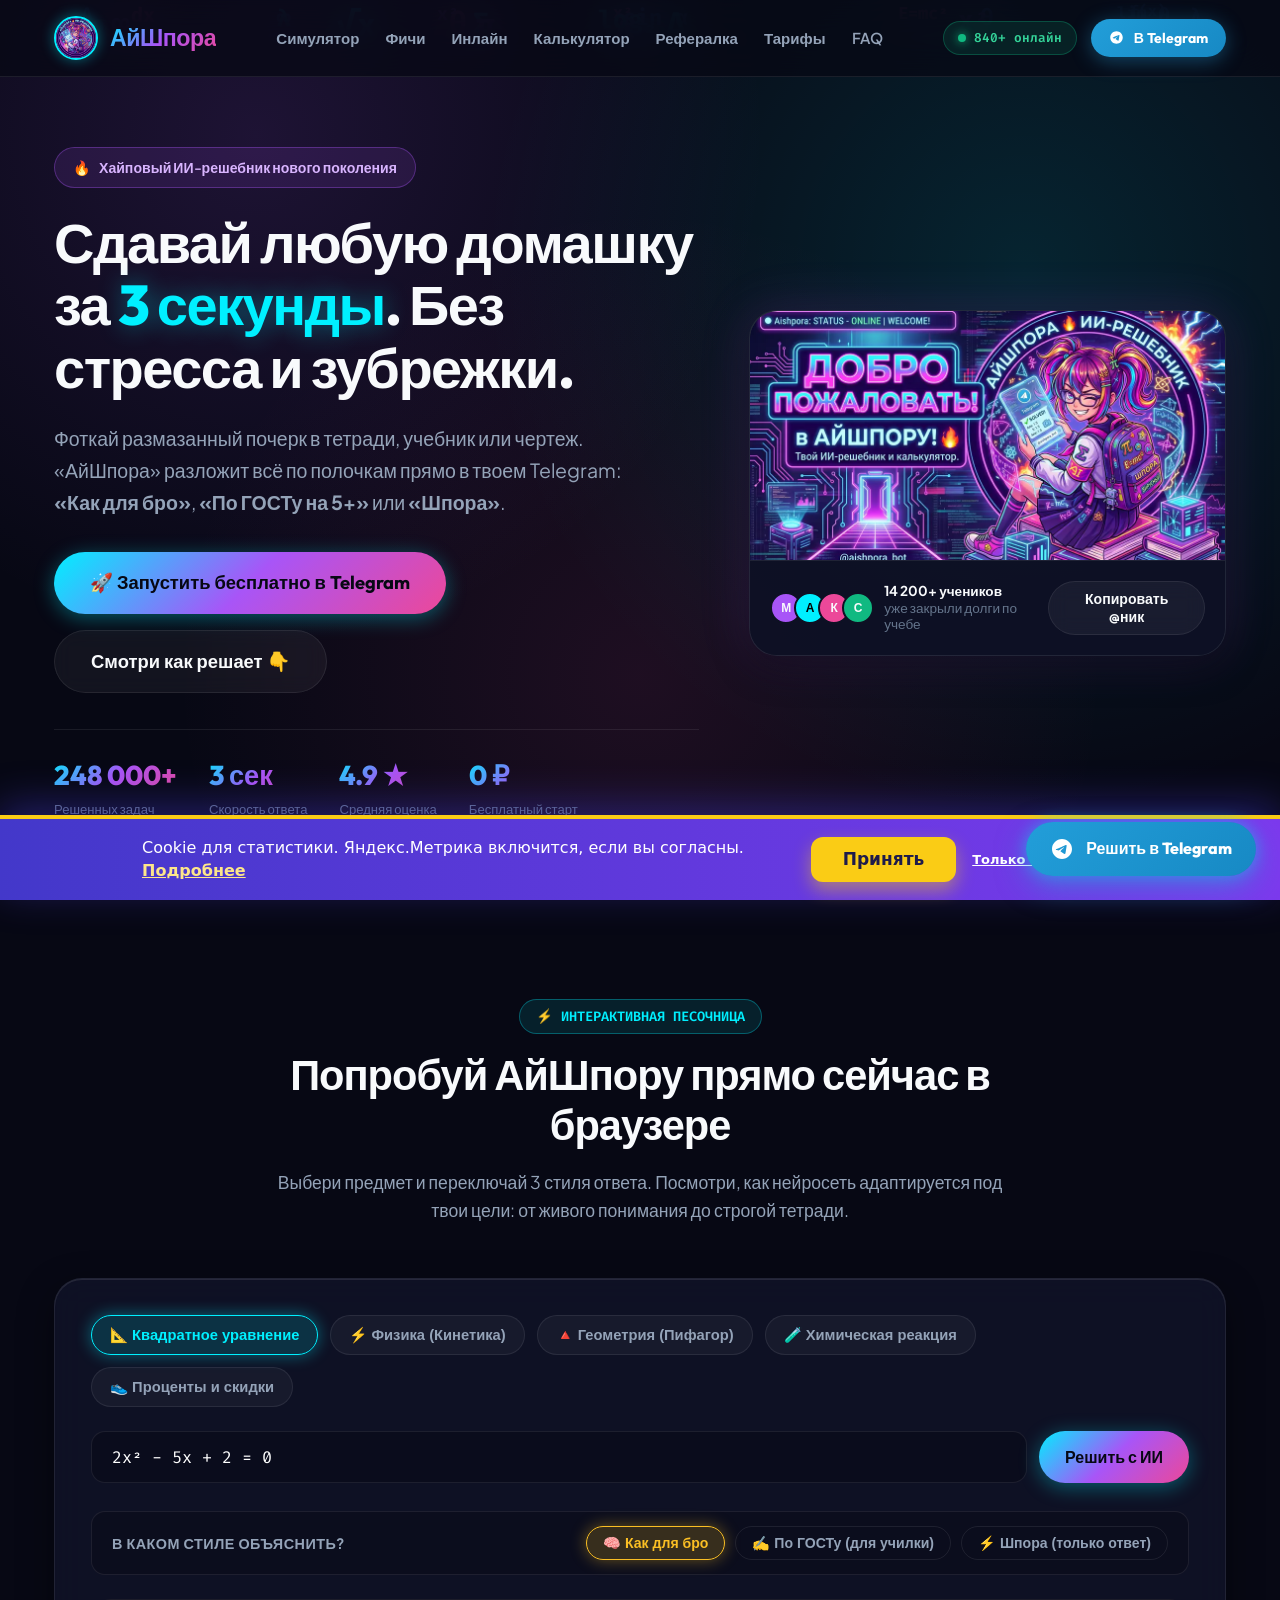
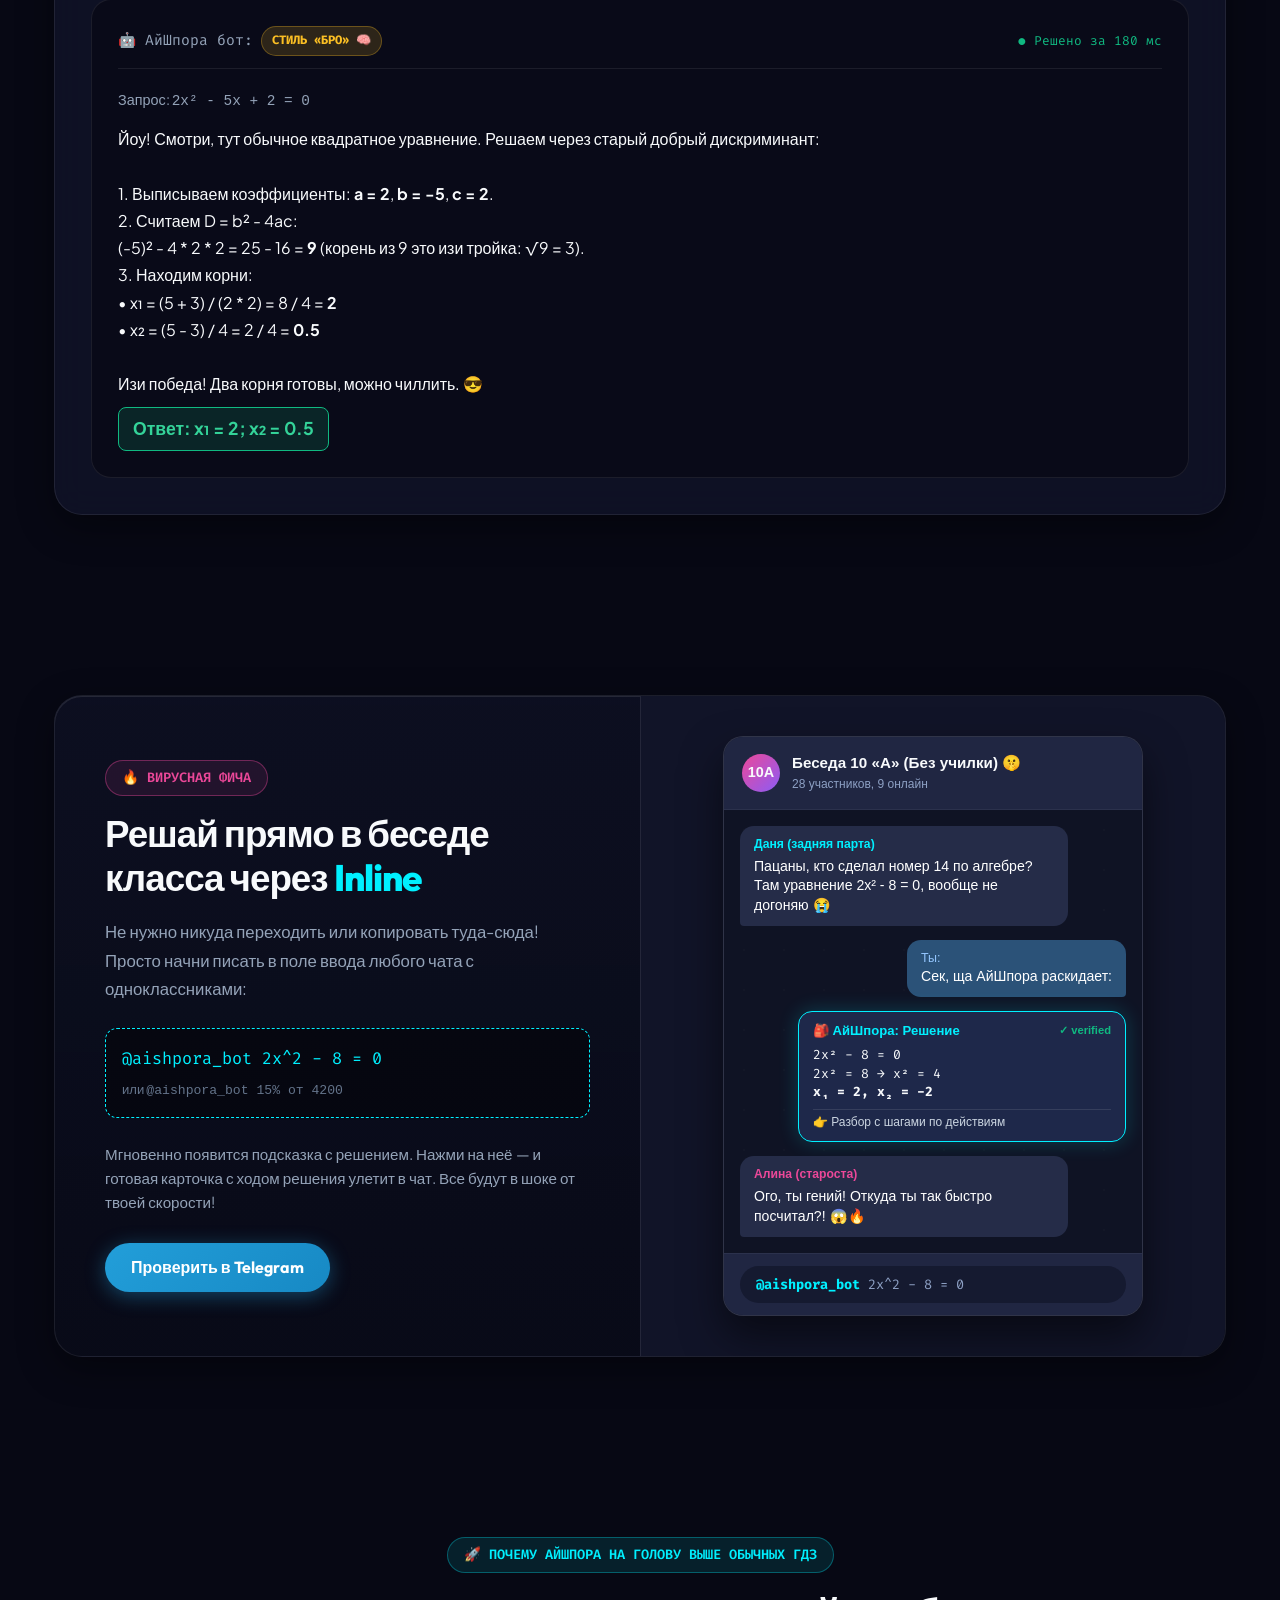
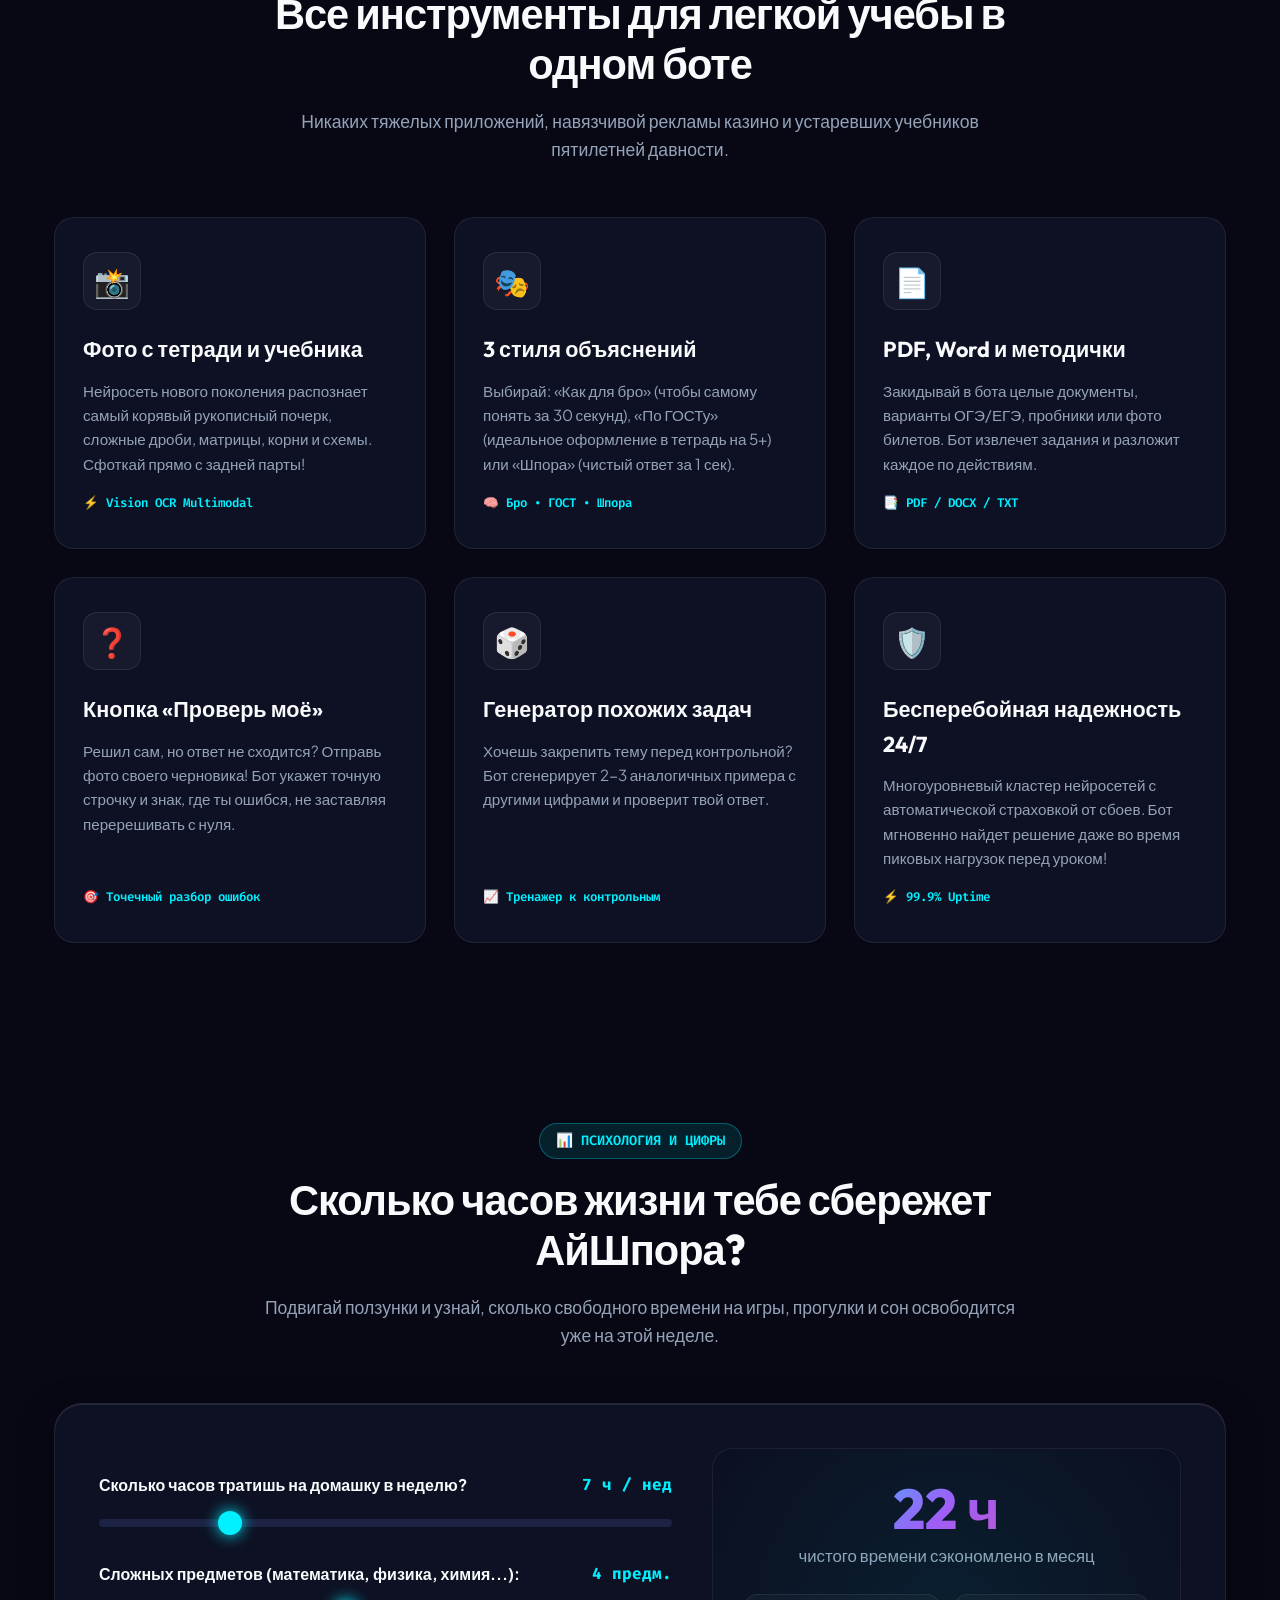
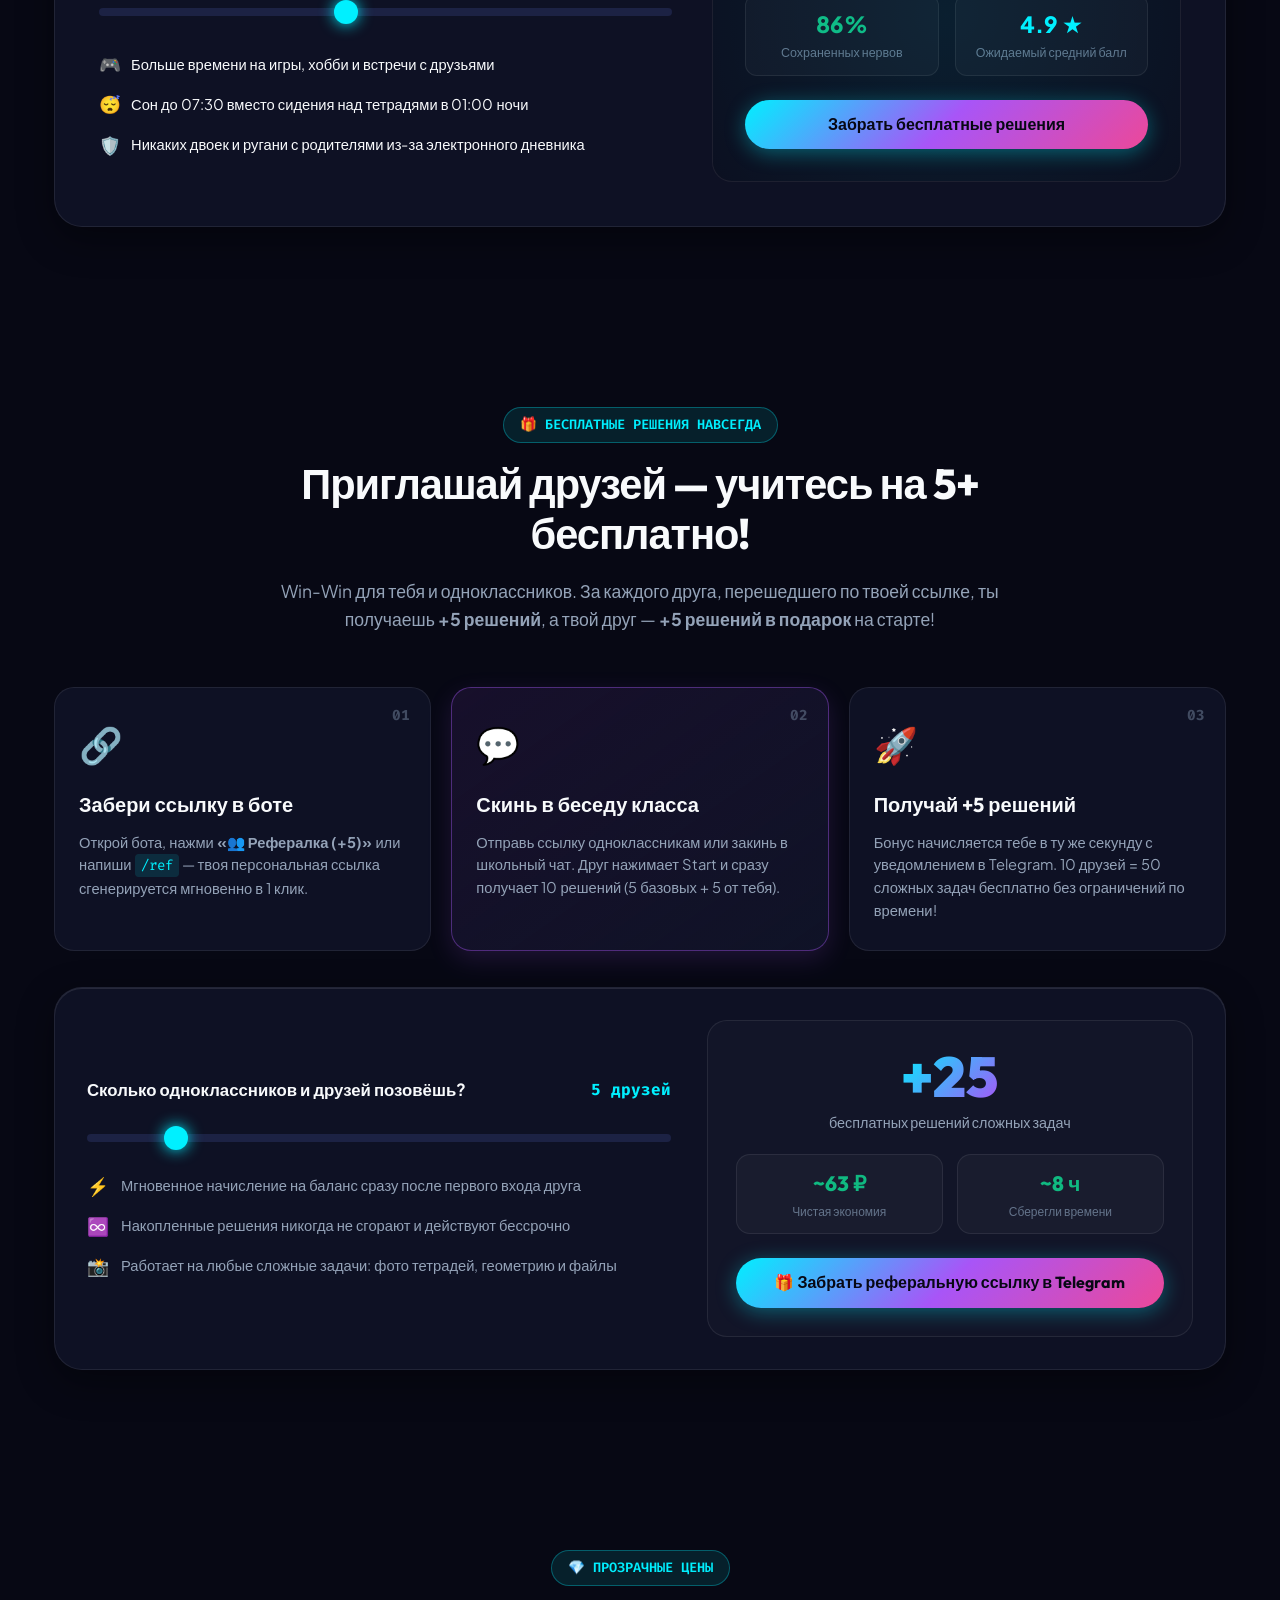
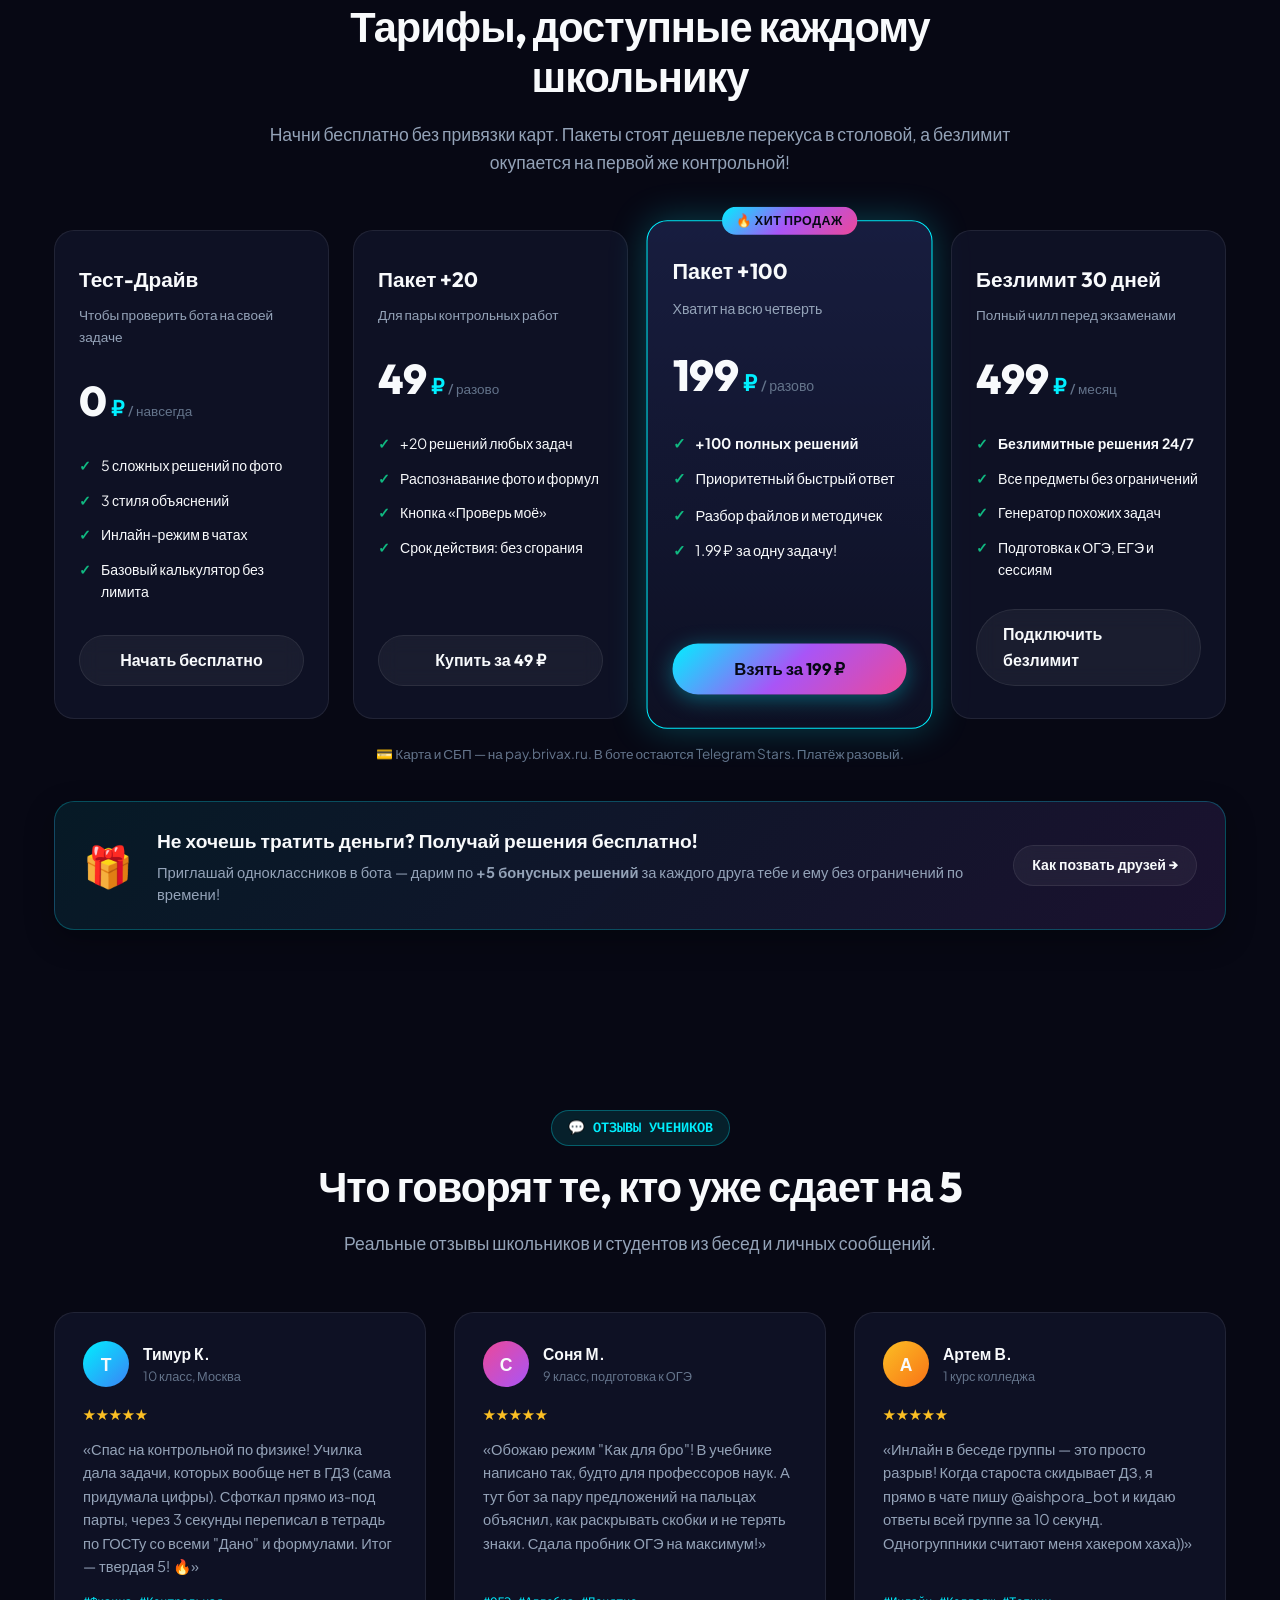
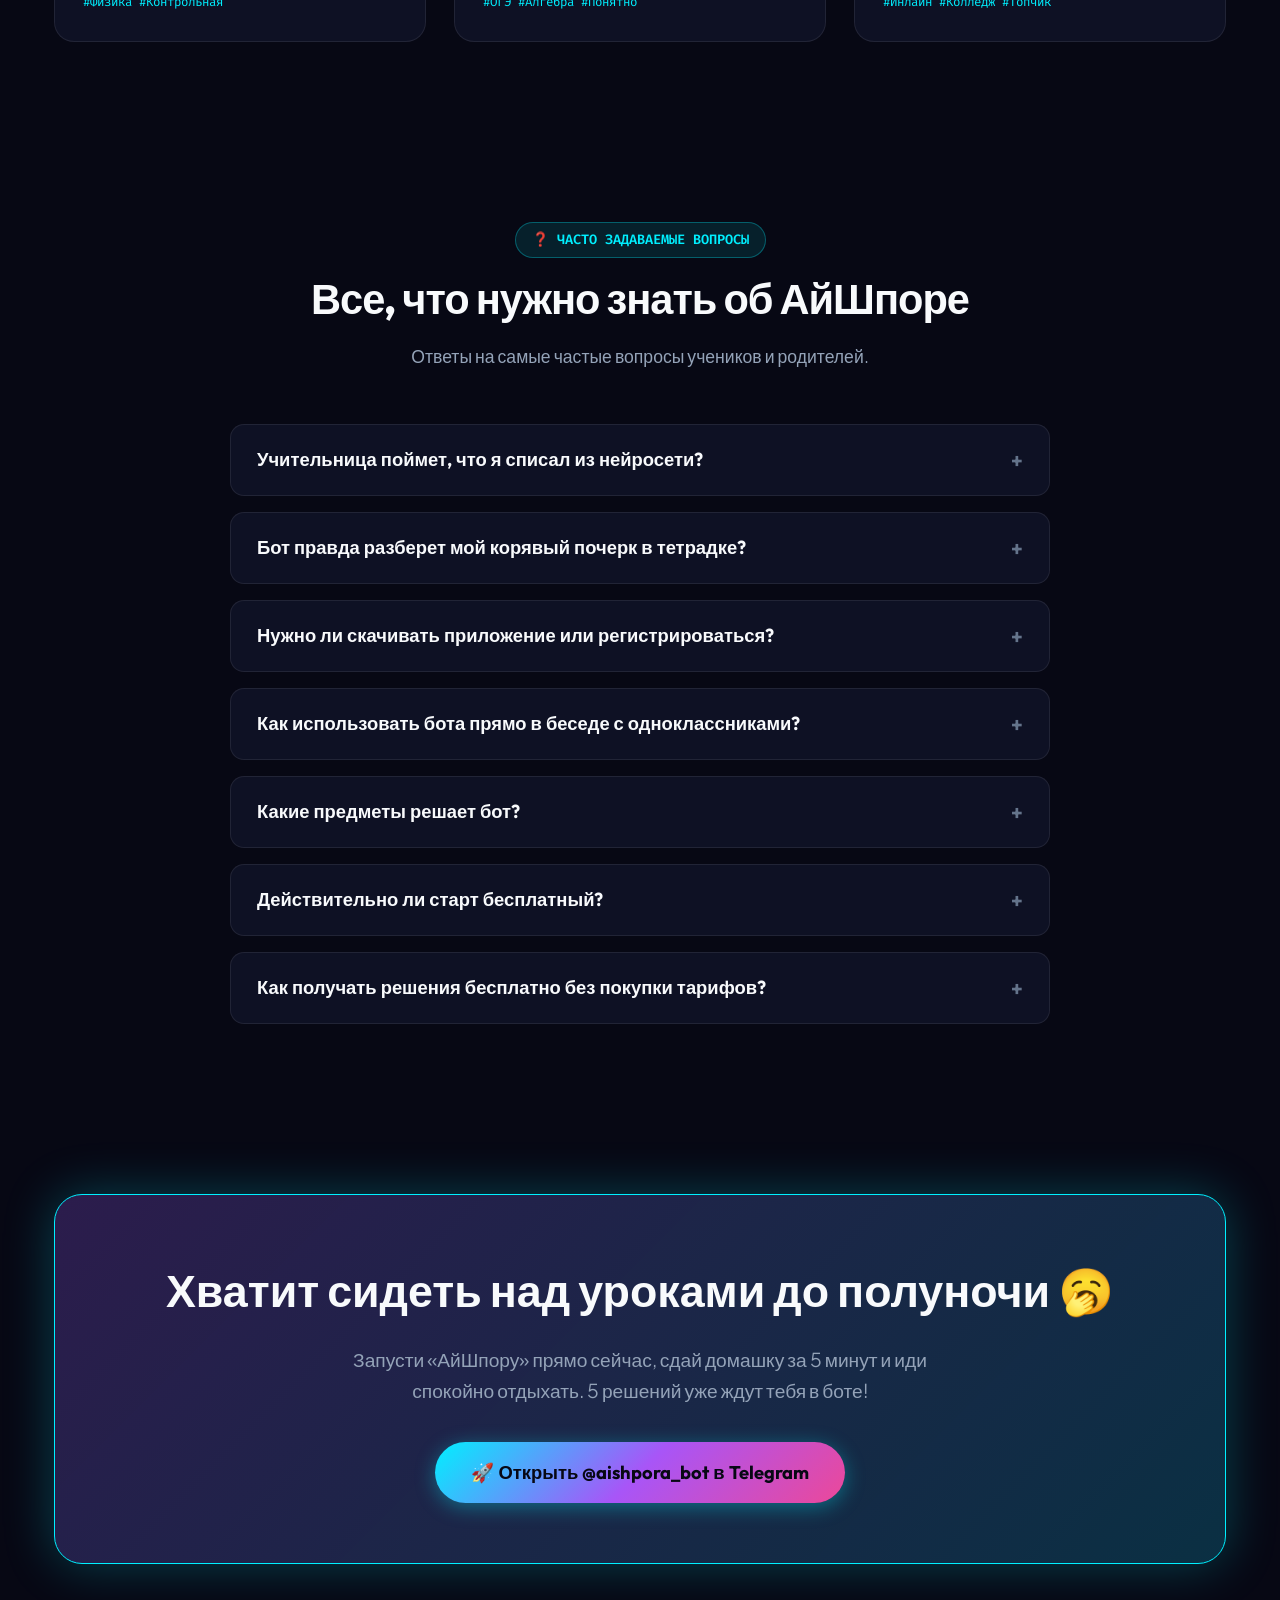
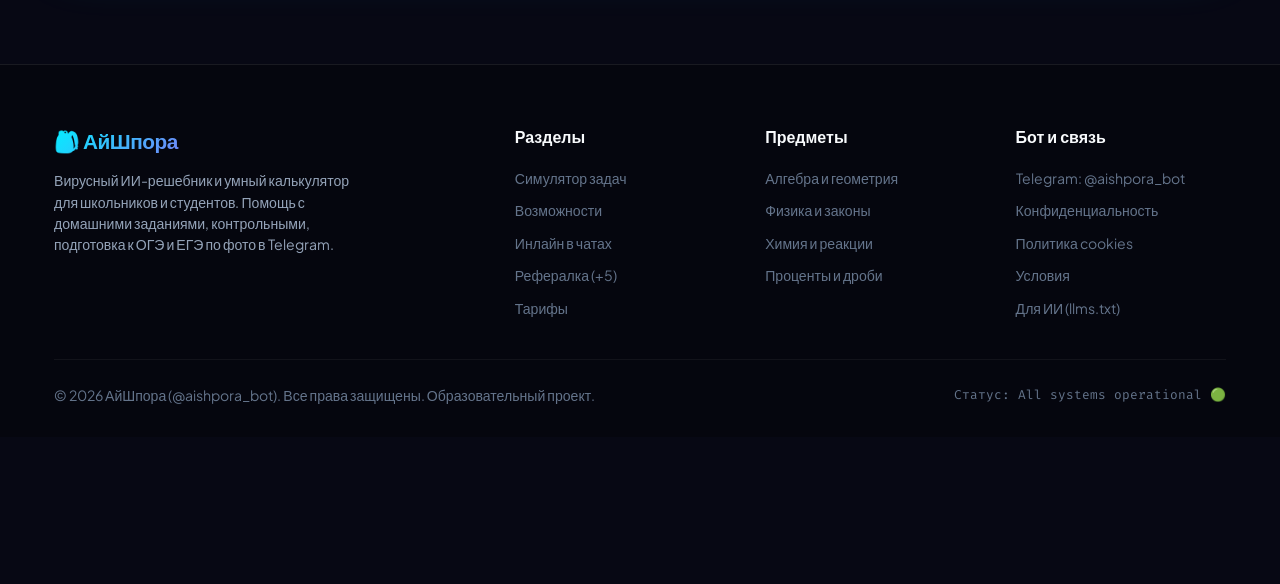
<file: index.html>
<!DOCTYPE html>
<html lang="ru">
<head>
  <meta charset="UTF-8">
  <meta name="viewport" content="width=device-width, initial-scale=1.0, maximum-scale=5.0">
  <title>АйШпора — ИИ-решебник в Telegram</title>
  
  <!-- SEO Meta Tags -->
  <meta name="description" content="Telegram-бот решает алгебру, физику и химию по фото тетради. Три стиля ответа, инлайн в чате, 5 решений бесплатно.">
  <meta name="author" content="АйШпора">
  <meta name="robots" content="index, follow, max-image-preview:large, max-snippet:-1, max-video-preview:-1">
  <link rel="canonical" href="https://aishpora.dontseekme.ru/">
  <meta name="yandex-verification" content="66e7b3d858170aec">
  <link rel="preload" as="image" href="hero.webp" type="image/webp">

  <!-- OpenGraph / Social Meta Tags -->
  <meta property="og:type" content="website">
  <meta property="og:site_name" content="АйШпора">
  <meta property="og:title" content="АйШпора — ИИ-решебник в Telegram">
  <meta property="og:description" content="Telegram-бот решает алгебру, физику и химию по фото тетради. Три стиля ответа, инлайн в чате, 5 решений бесплатно.">
  <meta property="og:image" content="https://aishpora.dontseekme.ru/og-image.jpg">
  <meta property="og:image:width" content="1100">
  <meta property="og:image:height" content="578">
  <meta property="og:image:alt" content="АйШпора — ИИ-решебник в Telegram">
  <meta property="og:url" content="https://aishpora.dontseekme.ru/">
  <meta property="og:locale" content="ru_RU">

  <!-- Twitter Card -->
  <meta name="twitter:card" content="summary_large_image">
  <meta name="twitter:title" content="АйШпора — ИИ-решебник в Telegram">
  <meta name="twitter:description" content="Решение задач по фото в Telegram. 5 решений бесплатно.">
  <meta name="twitter:image" content="https://aishpora.dontseekme.ru/og-image.jpg">

  <!-- Favicon Package -->
  <link rel="icon" type="image/x-icon" href="favicon.ico">
  <link rel="icon" type="image/svg+xml" href="favicon.svg">
  <link rel="icon" type="image/png" sizes="16x16" href="favicon-16x16.png">
  <link rel="icon" type="image/png" sizes="32x32" href="favicon-32x32.png">
  <link rel="icon" type="image/png" sizes="48x48" href="favicon-48x48.png">
  <link rel="icon" type="image/png" sizes="64x64" href="favicon-64x64.png">
  <link rel="icon" type="image/png" sizes="128x128" href="favicon-128x128.png">
  <link rel="icon" type="image/png" sizes="256x256" href="favicon-256x256.png">
  <link rel="apple-touch-icon" sizes="192x192" href="android-chrome-192x192.png">
  <link rel="apple-touch-icon" sizes="512x512" href="android-chrome-512x512.png">
  <link rel="manifest" href="site.webmanifest">
  <meta name="theme-color" content="#070814">

  <!-- Google Fonts Preconnect -->
  <link rel="preconnect" href="https://fonts.googleapis.com">
  <link rel="preconnect" href="https://fonts.gstatic.com" crossorigin>
  <link href="https://fonts.googleapis.com/css2?family=Fira+Code:wght@400;600&family=Outfit:wght@500;700;800;900&family=Plus+Jakarta+Sans:wght@400;500;600;700&display=swap" rel="stylesheet">

  <!-- Main Stylesheet -->
  <link rel="stylesheet" href="style.css">

  <!-- Schema.org Structured Data (JSON-LD) for SEO & AI Crawlers -->
  <script type="application/ld+json">
  {
    "@context": "https://schema.org",
    "@graph": [
      {
        "@type": "Organization",
        "@id": "https://aishpora.dontseekme.ru/#organization",
        "name": "АйШпора",
        "alternateName": "@aishpora_bot",
        "url": "https://aishpora.dontseekme.ru/",
        "logo": {
          "@type": "ImageObject",
          "url": "https://aishpora.dontseekme.ru/logo.webp"
        },
        "sameAs": ["https://t.me/aishpora_bot"]
      },
      {
        "@type": "WebSite",
        "@id": "https://aishpora.dontseekme.ru/#website",
        "url": "https://aishpora.dontseekme.ru/",
        "name": "АйШпора",
        "inLanguage": "ru",
        "publisher": { "@id": "https://aishpora.dontseekme.ru/#organization" }
      },
      {
        "@type": "SoftwareApplication",
        "@id": "https://aishpora.dontseekme.ru/#app",
        "name": "АйШпора (AI Shpora)",
        "alternateName": "@aishpora_bot",
        "applicationCategory": "EducationalApplication",
        "operatingSystem": "Telegram",
        "url": "https://t.me/aishpora_bot",
        "image": "https://aishpora.dontseekme.ru/og-image.jpg",
        "description": "ИИ-решебник и калькулятор в Telegram: решение математики, физики, химии и геометрии по фото и в инлайн-режиме.",
        "publisher": { "@id": "https://aishpora.dontseekme.ru/#organization" },
        "offers": {
          "@type": "AggregateOffer",
          "lowPrice": "0",
          "highPrice": "499",
          "priceCurrency": "RUB",
          "offerCount": "4",
          "description": "Бесплатный старт и пакеты решений. Реферальная программа: +5 решений за приглашение."
        }
      },
      {
        "@type": "FAQPage",
        "@id": "https://aishpora.dontseekme.ru/#faq",
        "mainEntity": [
          {
            "@type": "Question",
            "name": "Бот действительно распознает неразборчивый почерк в тетради?",
            "acceptedAnswer": {
              "@type": "Answer",
              "text": "АйШпора распознаёт рукописный текст в тетради, формулы и чертежи по фото. Лучше работает, если текст не перекрыт пальцем и нет сильного блика."
            }
          },
          {
            "@type": "Question",
            "name": "Как работает инлайн-режим в групповом чате?",
            "acceptedAnswer": {
              "@type": "Answer",
              "text": "В любом чате Telegram начните писать @aishpora_bot и через пробел введите уравнение. Появится подсказка с решением — нажмите, чтобы отправить карточку в беседу."
            }
          },
          {
            "@type": "Question",
            "name": "Какие предметы поддерживает бот?",
            "acceptedAnswer": {
              "@type": "Answer",
              "text": "Математика, алгебра, геометрия, физика, химия, высшая математика (производные, интегралы, пределы), проценты и пропорции."
            }
          },
          {
            "@type": "Question",
            "name": "Сколько стоит использование АйШпоры?",
            "acceptedAnswer": {
              "@type": "Answer",
              "text": "Старт: 5 полных решений бесплатно, базовый калькулятор без лимита. Пакеты от 49 ₽ за 20 задач до 499 ₽ за месячный безлимит."
            }
          },
          {
            "@type": "Question",
            "name": "Как получать решения бесплатно без покупки тарифов?",
            "acceptedAnswer": {
              "@type": "Answer",
              "text": "В боте откройте «Рефералка (+5)» или команду /ref. За каждого друга по вашей ссылке вы и друг получаете +5 решений."
            }
          }
        ]
      }
    ]
  }
  </script>
  
  <script src="/consent.js" defer></script>
</head>
<body>

  <!-- Animated Floating Math Background -->
  <div class="math-bg-grid" id="mathBgGrid" aria-hidden="true"></div>

  <!-- Header -->
  <header class="header">
    <div class="container header-inner">
      <a href="/" class="brand-logo" title="АйШпора — ИИ-Решебник">
        <img src="logo.webp" alt="Логотип АйШпора" class="brand-badge-img" width="64" height="64">
        <span class="brand-name">АйШпора</span>
      </a>

      <!-- Desktop & Mobile Navigation Menu -->
      <ul class="nav-menu" id="navMenu">
        <li><a href="#simulator" class="nav-link">Симулятор</a></li>
        <li><a href="#features" class="nav-link">Фичи</a></li>
        <li><a href="#inline" class="nav-link">Инлайн</a></li>
        <li><a href="#calculator" class="nav-link">Калькулятор</a></li>
        <li><a href="#referral" class="nav-link">Рефералка</a></li>
        <li><a href="#tariffs" class="nav-link">Тарифы</a></li>
        <li><a href="#faq" class="nav-link">FAQ</a></li>
        <li class="mobile-menu-extra">
          <div class="live-pill mobile-live-pill" title="Бот доступен 24/7">
            <span class="pulse-dot"></span>
            <span>840+ онлайн</span>
          </div>
          <a href="https://t.me/aishpora_bot" target="_blank" rel="noopener noreferrer" class="btn btn-primary" style="width: 100%; margin-top: 10px;">
            <span>🚀 Открыть бота в Telegram</span>
          </a>
        </li>
      </ul>

      <!-- Header Actions -->
      <div class="header-actions">
        <div class="live-pill header-live-pill" title="Бот доступен 24/7">
          <span class="pulse-dot"></span>
          <span>840+ онлайн</span>
        </div>
        <a href="https://t.me/aishpora_bot" target="_blank" rel="noopener noreferrer" class="btn btn-telegram btn-sm header-tg-btn" title="Запустить в Telegram">
          <svg width="15" height="15" viewBox="0 0 24 24" fill="currentColor" aria-hidden="true">
            <path d="M12 2C6.48 2 2 6.48 2 12s4.48 10 10 10 10-4.48 10-10S17.52 2 12 2zm4.64 6.8c-.15 1.58-.8 5.42-1.13 7.19-.14.75-.42 1-.68 1.03-.58.05-1.02-.38-1.58-.75-.88-.58-1.38-.94-2.23-1.5-.99-.65-.35-1.01.22-1.59.15-.15 2.71-2.48 2.76-2.69a.2.2 0 00-.05-.18c-.06-.05-.14-.03-.21-.02-.09.02-1.49.95-4.22 2.79-.4.27-.76.41-1.08.4-.36-.01-1.04-.2-1.55-.37-.63-.2-1.12-.31-1.08-.66.02-.18.27-.36.75-.55 2.92-1.27 4.86-2.11 5.83-2.51 2.78-1.16 3.35-1.36 3.73-1.36.08 0 .27.02.39.12.1.08.13.19.14.27-.01.06.01.24 0 .38z"/>
          </svg>
          <span class="tg-btn-label">В Telegram</span>
        </a>
        <button class="mobile-toggle" id="mobileNavToggle" aria-label="Открыть меню">☰</button>
      </div>
    </div>
  </header>

  <main>
    <!-- ==========================================================================
         HERO SECTION
         ========================================================================== -->
    <section class="hero-section">
      <div class="container hero-grid">
        <div class="hero-text-col">
          <div class="hero-badge-top">
            <span>🔥</span>
            <span>Хайповый ИИ-решебник нового поколения</span>
          </div>

          <h1 class="hero-title">
            Сдавай любую домашку за <span class="glow-cyan">3 секунды</span>. Без стресса и зубрежки.
          </h1>

          <p class="hero-subtitle">
            Фоткай размазанный почерк в тетради, учебник или чертеж. «АйШпора» разложит всё по полочкам прямо в твоем Telegram: <b>«Как для бро»</b>, <b>«По ГОСТу на 5+»</b> или <b>«Шпора»</b>.
          </p>

          <div class="hero-cta-group">
            <a href="https://t.me/aishpora_bot" target="_blank" rel="noopener noreferrer" class="btn btn-primary btn-lg" id="heroTelegramBtn">
              <span>🚀 Запустить бесплатно в Telegram</span>
            </a>
            <a href="#simulator" class="btn btn-outline btn-lg">
              <span>Смотри как решает 👇</span>
            </a>
          </div>

          <div class="hero-metrics">
            <div class="metric-item">
              <span class="metric-val">248 000+</span>
              <span class="metric-lbl">Решенных задач</span>
            </div>
            <div class="metric-item">
              <span class="metric-val">3 сек</span>
              <span class="metric-lbl">Скорость ответа</span>
            </div>
            <div class="metric-item">
              <span class="metric-val">4.9 ★</span>
              <span class="metric-lbl">Средняя оценка</span>
            </div>
            <div class="metric-item">
              <span class="metric-val">0 ₽</span>
              <span class="metric-lbl">Бесплатный старт</span>
            </div>
          </div>
        </div>

        <!-- Hero Graphic Showcase -->
        <div class="hero-media-wrapper">
          <div class="hero-banner-card">
            <img src="hero.webp" alt="АйШпора — ИИ решебник и калькулятор в Telegram" class="hero-banner-img" width="1200" height="630" loading="eager">
            <div class="hero-card-meta">
              <div class="user-count-pill">
                <div class="avatar-stack">
                  <div class="av-placeholder" style="background: #a855f7;">М</div>
                  <div class="av-placeholder" style="background: #00f0ff; color:#000;">А</div>
                  <div class="av-placeholder" style="background: #ec4899;">К</div>
                  <div class="av-placeholder" style="background: #10b981;">С</div>
                </div>
                <div style="font-size: 0.85rem; line-height: 1.2;">
                  <strong style="color: var(--text-main);">14 200+ учеников</strong><br>
                  <span style="color: var(--text-dim);">уже закрыли долги по учебе</span>
                </div>
              </div>
              <button class="btn btn-outline btn-sm" data-copy="@aishpora_bot" title="Скопировать ник бота">
                <span>Копировать @ник</span>
              </button>
            </div>
          </div>
        </div>
      </div>
    </section>

    <!-- ==========================================================================
         LIVE SIMULATOR SECTION ("ПОПРОБУЙ ПРЯМО ЗДЕСЬ")
         ========================================================================== -->
    <section id="simulator" class="section">
      <div class="container">
        <div class="section-header">
          <div class="section-badge">⚡ Интерактивная песочница</div>
          <h2 class="section-title">Попробуй АйШпору прямо сейчас в браузере</h2>
          <p class="section-desc">
            Выбери предмет и переключай 3 стиля ответа. Посмотри, как нейросеть адаптируется под твои цели: от живого понимания до строгой тетради.
          </p>
        </div>

        <div class="simulator-box">
          <!-- Subject Select Tabs -->
          <div class="simulator-tabs" role="tablist">
            <button class="sim-tab-btn active" data-subject="algebra" role="tab">📐 Квадратное уравнение</button>
            <button class="sim-tab-btn" data-subject="physics" role="tab">⚡ Физика (Кинетика)</button>
            <button class="sim-tab-btn" data-subject="geometry" role="tab">🔺 Геометрия (Пифагор)</button>
            <button class="sim-tab-btn" data-subject="chemistry" role="tab">🧪 Химическая реакция</button>
            <button class="sim-tab-btn" data-subject="percent" role="tab">👟 Проценты и скидки</button>
          </div>

          <!-- Input Display -->
          <div class="sim-input-row">
            <input type="text" id="simInput" class="sim-input" value="2x² - 5x + 2 = 0" aria-label="Условие задачи">
            <button id="simSolveBtn" class="btn btn-primary">
              <span>Решить с ИИ</span>
            </button>
          </div>

          <!-- Style Switcher Bar -->
          <div class="style-switch-bar">
            <span class="style-switch-label">В каком стиле объяснить?</span>
            <div class="style-buttons-group">
              <button class="style-btn active" data-mode="bro">
                <span>🧠 Как для бро</span>
              </button>
              <button class="style-btn" data-mode="gost">
                <span>✍️ По ГОСТу (для училки)</span>
              </button>
              <button class="style-btn" data-mode="shpora">
                <span>⚡ Шпора (только ответ)</span>
              </button>
            </div>
          </div>

          <!-- Output Box -->
          <div class="sim-output-card" aria-live="polite">
            <div class="sim-output-header">
              <div class="sim-output-title">
                <span>🤖 АйШпора бот:</span>
                <span id="simBadgeMode" class="sim-badge-mode bro">Стиль «Бро» 🧠</span>
              </div>
              <span style="font-size: 0.8rem; color: var(--neon-emerald); font-family: var(--font-mono);">● Решено за 180 мс</span>
            </div>
            <div id="simContentBody" class="sim-content-body">
              <!-- Dynamically populated by script.js -->
            </div>
          </div>
        </div>
      </div>
    </section>

    <!-- ==========================================================================
         INLINE IN CHAT SECTION (VIRAL HIT IN CLASSROOM CHATS)
         ========================================================================== -->
    <section id="inline" class="section">
      <div class="container">
        <div class="inline-showcase">
          <div class="inline-grid">
            <div class="inline-text-side">
              <div class="section-badge" style="color: var(--neon-pink); border-color: rgba(236, 72, 153, 0.4); background: rgba(236, 72, 153, 0.1);">
                🔥 Вирусная фича
              </div>
              <h2 class="section-title" style="font-size: 2.3rem;">
                Решай прямо в беседе класса через <span style="color: var(--neon-cyan);">Inline</span>
              </h2>
              <p style="color: var(--text-muted); font-size: 1.05rem; line-height: 1.7; margin-bottom: 24px;">
                Не нужно никуда переходить или копировать туда-сюда! Просто начни писать в поле ввода любого чата с одноклассниками:
              </p>
              <div style="background: rgba(0,0,0,0.4); border: 1px dashed var(--neon-cyan); border-radius: 12px; padding: 16px; margin-bottom: 24px;">
                <code style="font-family: var(--font-mono); color: var(--neon-cyan); font-size: 1.05rem; display: block;">
                  @aishpora_bot 2x^2 - 8 = 0
                </code>
                <span style="font-size: 0.82rem; color: var(--text-dim); margin-top: 6px; display: block;">
                  или <code>@aishpora_bot 15% от 4200</code>
                </span>
              </div>
              <p style="color: var(--text-muted); font-size: 0.95rem; margin-bottom: 28px;">
                Мгновенно появится подсказка с решением. Нажми на неё — и готовая карточка с ходом решения улетит в чат. Все будут в шоке от твоей скорости!
              </p>
              <a href="https://t.me/aishpora_bot" target="_blank" rel="noopener noreferrer" class="btn btn-telegram">
                <span>Проверить в Telegram</span>
              </a>
            </div>

            <!-- Telegram Chat Visualization -->
            <div class="inline-chat-side">
              <div class="tg-mockup">
                <div class="tg-header">
                  <div class="tg-header-avatar">10А</div>
                  <div class="tg-header-info">
                    <div class="tg-chat-title">Беседа 10 «А» (Без училки) 🤫</div>
                    <div class="tg-chat-sub">28 участников, 9 онлайн</div>
                  </div>
                </div>
                <div class="tg-messages-area">
                  <div class="tg-msg incoming">
                    <div class="tg-msg-sender">Даня (задняя парта)</div>
                    <div>Пацаны, кто сделал номер 14 по алгебре? Там уравнение 2x² - 8 = 0, вообще не догоняю 😭</div>
                  </div>
                  <div class="tg-msg outgoing">
                    <div style="color: #93c5fd; font-size: 0.78rem;">Ты:</div>
                    <div>Сек, ща АйШпора раскидает:</div>
                  </div>
                  <div class="tg-msg solution-card">
                    <div style="display: flex; align-items: center; gap: 6px; margin-bottom: 6px; color: var(--neon-cyan); font-weight: 700; font-size: 0.82rem;">
                      <span>🎒 АйШпора: Решение</span>
                      <span style="margin-left: auto; font-size: 0.7rem; color: #10b981;">✓ verified</span>
                    </div>
                    <div style="font-family: var(--font-mono); font-size: 0.82rem; line-height: 1.4;">
                      2x² - 8 = 0<br>
                      2x² = 8 → x² = 4<br>
                      <strong>x₁ = 2, x₂ = -2</strong>
                    </div>
                    <div style="margin-top: 8px; font-size: 0.75rem; color: #cbd5e1; border-top: 1px solid rgba(255,255,255,0.1); padding-top: 4px;">
                      👉 Разбор с шагами по действиям
                    </div>
                  </div>
                  <div class="tg-msg incoming" style="align-self: flex-start;">
                    <div class="tg-msg-sender" style="color: #ec4899;">Алина (староста)</div>
                    <div>Ого, ты гений! Откуда ты так быстро посчитал?! 😱🔥</div>
                  </div>
                </div>
                <div class="tg-input-bar">
                  <div class="tg-input-fake">
                    <span>@aishpora_bot</span> 2x^2 - 8 = 0
                  </div>
                </div>
              </div>
            </div>
          </div>
        </div>
      </div>
    </section>

    <!-- ==========================================================================
         FEATURES SECTION
         ========================================================================== -->
    <section id="features" class="section">
      <div class="container">
        <div class="section-header">
          <div class="section-badge">🚀 Почему АйШпора на голову выше обычных ГДЗ</div>
          <h2 class="section-title">Все инструменты для легкой учебы в одном боте</h2>
          <p class="section-desc">
            Никаких тяжелых приложений, навязчивой рекламы казино и устаревших учебников пятилетней давности.
          </p>
        </div>

        <div class="features-grid">
          <!-- Card 1 -->
          <article class="feature-card">
            <div class="feature-icon-box">📸</div>
            <h3 class="feature-title">Фото с тетради и учебника</h3>
            <p class="feature-text">
              Нейросеть нового поколения распознает самый корявый рукописный почерк, сложные дроби, матрицы, корни и схемы. Сфоткай прямо с задней парты!
            </p>
            <span class="feature-badge">⚡ Vision OCR Multimodal</span>
          </article>

          <!-- Card 2 -->
          <article class="feature-card">
            <div class="feature-icon-box">🎭</div>
            <h3 class="feature-title">3 стиля объяснений</h3>
            <p class="feature-text">
              Выбирай: «Как для бро» (чтобы самому понять за 30 секунд), «По ГОСТу» (идеальное оформление в тетрадь на 5+) или «Шпора» (чистый ответ за 1 сек).
            </p>
            <span class="feature-badge">🧠 Бро • ГОСТ • Шпора</span>
          </article>

          <!-- Card 3 -->
          <article class="feature-card">
            <div class="feature-icon-box">📄</div>
            <h3 class="feature-title">PDF, Word и методички</h3>
            <p class="feature-text">
              Закидывай в бота целые документы, варианты ОГЭ/ЕГЭ, пробники или фото билетов. Бот извлечет задания и разложит каждое по действиям.
            </p>
            <span class="feature-badge">📑 PDF / DOCX / TXT</span>
          </article>

          <!-- Card 4 -->
          <article class="feature-card">
            <div class="feature-icon-box">❓</div>
            <h3 class="feature-title">Кнопка «Проверь моё»</h3>
            <p class="feature-text">
              Решил сам, но ответ не сходится? Отправь фото своего черновика! Бот укажет точную строчку и знак, где ты ошибся, не заставляя перерешивать с нуля.
            </p>
            <span class="feature-badge">🎯 Точечный разбор ошибок</span>
          </article>

          <!-- Card 5 -->
          <article class="feature-card">
            <div class="feature-icon-box">🎲</div>
            <h3 class="feature-title">Генератор похожих задач</h3>
            <p class="feature-text">
              Хочешь закрепить тему перед контрольной? Бот сгенерирует 2-3 аналогичных примера с другими цифрами и проверит твой ответ.
            </p>
            <span class="feature-badge">📈 Тренажер к контрольным</span>
          </article>

          <!-- Card 6 -->
          <article class="feature-card">
            <div class="feature-icon-box">🛡️</div>
            <h3 class="feature-title">Бесперебойная надежность 24/7</h3>
            <p class="feature-text">
              Многоуровневый кластер нейросетей с автоматической страховкой от сбоев. Бот мгновенно найдет решение даже во время пиковых нагрузок перед уроком!
            </p>
            <span class="feature-badge">⚡ 99.9% Uptime</span>
          </article>
        </div>
      </div>
    </section>

    <!-- ==========================================================================
         TIME & STRESS SAVED CALCULATOR (GAMIFIED)
         ========================================================================== -->
    <section id="calculator" class="section">
      <div class="container">
        <div class="section-header">
          <div class="section-badge">📊 Психология и цифры</div>
          <h2 class="section-title">Сколько часов жизни тебе сбережет АйШпора?</h2>
          <p class="section-desc">
            Подвигай ползунки и узнай, сколько свободного времени на игры, прогулки и сон освободится уже на этой неделе.
          </p>
        </div>

        <div class="calc-card">
          <div class="calc-controls-col">
            <div class="calc-control-group">
              <div class="calc-label-row">
                <span>Сколько часов тратишь на домашку в неделю?</span>
                <span class="calc-value-badge" id="calcHwVal">7 ч / нед</span>
              </div>
              <input type="range" min="2" max="25" value="7" class="calc-slider" id="calcHwHours" aria-label="Часы на домашку">
            </div>

            <div class="calc-control-group">
              <div class="calc-label-row">
                <span>Сложных предметов (математика, физика, химия...):</span>
                <span class="calc-value-badge" id="calcSubVal">4 предм.</span>
              </div>
              <input type="range" min="1" max="8" value="4" class="calc-slider" id="calcSubjects" aria-label="Количество предметов">
            </div>

            <div class="calc-perks-list">
              <div class="calc-perk-item">
                <span class="icon">🎮</span>
                <span>Больше времени на игры, хобби и встречи с друзьями</span>
              </div>
              <div class="calc-perk-item">
                <span class="icon">😴</span>
                <span>Сон до 07:30 вместо сидения над тетрадями в 01:00 ночи</span>
              </div>
              <div class="calc-perk-item">
                <span class="icon">🛡️</span>
                <span>Никаких двоек и ругани с родителями из-за электронного дневника</span>
              </div>
            </div>
          </div>

          <div class="calc-results-box">
            <div class="calc-res-big" id="calcResHours">22 ч</div>
            <div class="calc-res-sub">чистого времени сэкономлено в месяц</div>

            <div style="display: grid; grid-template-columns: 1fr 1fr; gap: 16px; margin-bottom: 24px; text-align: center;">
              <div style="background: rgba(255,255,255,0.03); padding: 12px; border-radius: 12px; border: 1px solid var(--border-subtle);">
                <div style="font-size: 1.4rem; font-weight: 800; color: #10b981;" id="calcResNerves">85%</div>
                <div style="font-size: 0.78rem; color: var(--text-dim);">Сохраненных нервов</div>
              </div>
              <div style="background: rgba(255,255,255,0.03); padding: 12px; border-radius: 12px; border: 1px solid var(--border-subtle);">
                <div style="font-size: 1.4rem; font-weight: 800; color: var(--neon-cyan);" id="calcResRating">4.9 ★</div>
                <div style="font-size: 0.78rem; color: var(--text-dim);">Ожидаемый средний балл</div>
              </div>
            </div>

            <a href="https://t.me/aishpora_bot" target="_blank" rel="noopener noreferrer" class="btn btn-primary" style="width: 100%;">
              <span>Забрать бесплатные решения</span>
            </a>
          </div>
        </div>
      </div>
    </section>

    <!-- ==========================================================================
         REFERRAL PROGRAM (+5 SOLUTIONS PER FRIEND)
         ========================================================================== -->
    <section id="referral" class="section">
      <div class="container">
        <div class="section-header">
          <div class="section-badge">🎁 Бесплатные решения навсегда</div>
          <h2 class="section-title">Приглашай друзей — учитесь на 5+ бесплатно!</h2>
          <p class="section-desc">
            Win-Win для тебя и одноклассников. За каждого друга, перешедшего по твоей ссылке, ты получаешь <strong>+5 решений</strong>, а твой друг — <strong>+5 решений в подарок</strong> на старте!
          </p>
        </div>

        <!-- 3 Viral Steps -->
        <div class="referral-steps-grid">
          <div class="referral-step-card">
            <div class="step-num-badge">01</div>
            <div class="step-icon">🔗</div>
            <h3 class="step-title">Забери ссылку в боте</h3>
            <p class="step-desc">
              Открой бота, нажми <strong>«👥 Рефералка (+5)»</strong> или напиши <code>/ref</code> — твоя персональная ссылка сгенерируется мгновенно в 1 клик.
            </p>
          </div>

          <div class="referral-step-card highlight">
            <div class="step-num-badge">02</div>
            <div class="step-icon">💬</div>
            <h3 class="step-title">Скинь в беседу класса</h3>
            <p class="step-desc">
              Отправь ссылку одноклассникам или закинь в школьный чат. Друг нажимает Start и сразу получает 10 решений (5 базовых + 5 от тебя).
            </p>
          </div>

          <div class="referral-step-card">
            <div class="step-num-badge">03</div>
            <div class="step-icon">🚀</div>
            <h3 class="step-title">Получай +5 решений</h3>
            <p class="step-desc">
              Бонус начисляется тебе в ту же секунду с уведомлением в Telegram. 10 друзей = 50 сложных задач бесплатно без ограничений по времени!
            </p>
          </div>
        </div>

        <!-- Gamified Referral Calculator -->
        <div class="ref-calc-box">
          <div class="ref-calc-controls">
            <div class="calc-label-row">
              <span style="font-weight: 700; font-size: 1.05rem;">Сколько одноклассников и друзей позовёшь?</span>
              <span class="calc-value-badge" id="refFriendsBadge">5 друзей</span>
            </div>
            <input type="range" min="1" max="30" value="5" class="calc-slider" id="refFriendsSlider" aria-label="Количество друзей">

            <div class="ref-perks-list">
              <div class="ref-perk-item">
                <span class="icon">⚡</span>
                <span>Мгновенное начисление на баланс сразу после первого входа друга</span>
              </div>
              <div class="ref-perk-item">
                <span class="icon">♾️</span>
                <span>Накопленные решения никогда не сгорают и действуют бессрочно</span>
              </div>
              <div class="ref-perk-item">
                <span class="icon">📸</span>
                <span>Работает на любые сложные задачи: фото тетрадей, геометрию и файлы</span>
              </div>
            </div>
          </div>

          <div class="ref-calc-results">
            <div class="ref-res-solutions" id="refResSolutions">+25</div>
            <div class="ref-res-sub">бесплатных решений сложных задач</div>

            <div class="ref-stats-mini">
              <div class="ref-mini-box">
                <div class="ref-mini-val" id="refResMoney">~125 ₽</div>
                <div class="ref-mini-lbl">Чистая экономия</div>
              </div>
              <div class="ref-mini-box">
                <div class="ref-mini-val" id="refResTime">~8 ч</div>
                <div class="ref-mini-lbl">Сберегли времени</div>
              </div>
            </div>

            <a href="https://t.me/aishpora_bot" target="_blank" rel="noopener noreferrer" class="btn btn-primary" style="width: 100%;">
              <span>🎁 Забрать реферальную ссылку в Telegram</span>
            </a>
          </div>
        </div>
      </div>
    </section>

    <!-- ==========================================================================
         TARIFFS & PRICING
         ========================================================================== -->
    <section id="tariffs" class="section">
      <div class="container">
        <div class="section-header">
          <div class="section-badge">💎 Прозрачные цены</div>
          <h2 class="section-title">Тарифы, доступные каждому школьнику</h2>
          <p class="section-desc">
            Начни бесплатно без привязки карт. Пакеты стоят дешевле перекуса в столовой, а безлимит окупается на первой же контрольной!
          </p>
        </div>

        <div class="pricing-grid">
          <!-- Card 1: Free -->
          <div class="price-card">
            <div class="price-header">
              <div class="price-name">Тест-Драйв</div>
              <div class="price-desc">Чтобы проверить бота на своей задаче</div>
            </div>
            <div class="price-amount">
              0 <span class="price-currency">₽</span>
              <span class="price-period">/ навсегда</span>
            </div>
            <ul class="price-features">
              <li class="price-feature-item active"><span class="check">✓</span> 5 сложных решений по фото</li>
              <li class="price-feature-item active"><span class="check">✓</span> 3 стиля объяснений</li>
              <li class="price-feature-item active"><span class="check">✓</span> Инлайн-режим в чатах</li>
              <li class="price-feature-item active"><span class="check">✓</span> Базовый калькулятор без лимита</li>
            </ul>
            <a href="https://t.me/aishpora_bot" target="_blank" rel="noopener noreferrer" class="btn btn-outline" style="width: 100%;">
              <span>Начать бесплатно</span>
            </a>
          </div>

          <!-- Card 2: +20 Pack -->
          <div class="price-card">
            <div class="price-header">
              <div class="price-name">Пакет +20</div>
              <div class="price-desc">Для пары контрольных работ</div>
            </div>
            <div class="price-amount">
              49 <span class="price-currency">₽</span>
              <span class="price-period">/ разово</span>
            </div>
            <ul class="price-features">
              <li class="price-feature-item active"><span class="check">✓</span> +20 решений любых задач</li>
              <li class="price-feature-item active"><span class="check">✓</span> Распознавание фото и формул</li>
              <li class="price-feature-item active"><span class="check">✓</span> Кнопка «Проверь моё»</li>
              <li class="price-feature-item active"><span class="check">✓</span> Срок действия: без сгорания</li>
            </ul>
            <a href="https://t.me/aishpora_bot" target="_blank" rel="noopener noreferrer" class="btn btn-outline" style="width: 100%;">
              <span>Купить за 49 ₽</span>
            </a>
          </div>

          <!-- Card 3: +100 Pack (POPULAR) -->
          <div class="price-card popular">
            <div class="popular-badge">🔥 Хит продаж</div>
            <div class="price-header">
              <div class="price-name">Пакет +100</div>
              <div class="price-desc">Хватит на всю четверть</div>
            </div>
            <div class="price-amount">
              199 <span class="price-currency">₽</span>
              <span class="price-period">/ разово</span>
            </div>
            <ul class="price-features">
              <li class="price-feature-item active"><span class="check">✓</span> <strong>+100 полных решений</strong></li>
              <li class="price-feature-item active"><span class="check">✓</span> Приоритетный быстрый ответ</li>
              <li class="price-feature-item active"><span class="check">✓</span> Разбор файлов и методичек</li>
              <li class="price-feature-item active"><span class="check">✓</span> 1.99 ₽ за одну задачу!</li>
            </ul>
            <a href="https://t.me/aishpora_bot" target="_blank" rel="noopener noreferrer" class="btn btn-primary" style="width: 100%;">
              <span>Взять за 199 ₽</span>
            </a>
          </div>

          <!-- Card 4: Unlimited -->
          <div class="price-card">
            <div class="price-header">
              <div class="price-name">Безлимит 30 дней</div>
              <div class="price-desc">Полный чилл перед экзаменами</div>
            </div>
            <div class="price-amount">
              499 <span class="price-currency">₽</span>
              <span class="price-period">/ месяц</span>
            </div>
            <ul class="price-features">
              <li class="price-feature-item active"><span class="check">✓</span> <strong>Безлимитные решения 24/7</strong></li>
              <li class="price-feature-item active"><span class="check">✓</span> Все предметы без ограничений</li>
              <li class="price-feature-item active"><span class="check">✓</span> Генератор похожих задач</li>
              <li class="price-feature-item active"><span class="check">✓</span> Подготовка к ОГЭ, ЕГЭ и сессиям</li>
            </ul>
            <a href="https://t.me/aishpora_bot" target="_blank" rel="noopener noreferrer" class="btn btn-outline" style="width: 100%;">
              <span>Подключить безлимит</span>
            </a>
          </div>
        </div>

        <div style="text-align: center; margin-top: 24px; color: var(--text-dim); font-size: 0.85rem;">
          💳 Карта и СБП — на pay.brivax.ru. В боте остаются Telegram Stars. Платёж разовый.
        </div>

        <!-- Referral Promo Banner under Tariffs -->
        <div class="referral-tariff-banner">
          <div class="banner-icon-col">🎁</div>
          <div class="banner-text-col">
            <div class="banner-title">Не хочешь тратить деньги? Получай решения бесплатно!</div>
            <div class="banner-desc">
              Приглашай одноклассников в бота — дарим по <strong>+5 бонусных решений</strong> за каждого друга тебе и ему без ограничений по времени!
            </div>
          </div>
          <div class="banner-btn-col">
            <a href="#referral" class="btn btn-outline btn-sm">
              <span>Как позвать друзей →</span>
            </a>
          </div>
        </div>
      </div>
    </section>

    <!-- ==========================================================================
         REVIEWS / SOCIAL PROOF
         ========================================================================== -->
    <section id="reviews" class="section">
      <div class="container">
        <div class="section-header">
          <div class="section-badge">💬 Отзывы учеников</div>
          <h2 class="section-title">Что говорят те, кто уже сдает на 5</h2>
          <p class="section-desc">
            Реальные отзывы школьников и студентов из бесед и личных сообщений.
          </p>
        </div>

        <div class="reviews-grid">
          <!-- Review 1 -->
          <div class="review-card">
            <div class="review-header">
              <div class="review-avatar" style="background: linear-gradient(135deg, #00f0ff, #3b82f6);">Т</div>
              <div>
                <div class="review-author-name">Тимур К.</div>
                <div class="review-author-meta">10 класс, Москва</div>
              </div>
            </div>
            <div class="review-stars">★★★★★</div>
            <p class="review-text">
              «Спас на контрольной по физике! Училка дала задачи, которых вообще нет в ГДЗ (сама придумала цифры). Сфоткал прямо из-под парты, через 3 секунды переписал в тетрадь по ГОСТу со всеми "Дано" и формулами. Итог — твердая 5! 🔥»
            </p>
            <span class="review-tag">#Физика #Контрольная</span>
          </div>

          <!-- Review 2 -->
          <div class="review-card">
            <div class="review-header">
              <div class="review-avatar" style="background: linear-gradient(135deg, #ec4899, #a855f7);">С</div>
              <div>
                <div class="review-author-name">Соня М.</div>
                <div class="review-author-meta">9 класс, подготовка к ОГЭ</div>
              </div>
            </div>
            <div class="review-stars">★★★★★</div>
            <p class="review-text">
              «Обожаю режим "Как для бро"! В учебнике написано так, будто для профессоров наук. А тут бот за пару предложений на пальцах объяснил, как раскрывать скобки и не терять знаки. Сдала пробник ОГЭ на максимум!»
            </p>
            <span class="review-tag">#ОГЭ #Алгебра #Понятно</span>
          </div>

          <!-- Review 3 -->
          <div class="review-card">
            <div class="review-header">
              <div class="review-avatar" style="background: linear-gradient(135deg, #fbbf24, #f97316);">А</div>
              <div>
                <div class="review-author-name">Артем В.</div>
                <div class="review-author-meta">1 курс колледжа</div>
              </div>
            </div>
            <div class="review-stars">★★★★★</div>
            <p class="review-text">
              «Инлайн в беседе группы — это просто разрыв! Когда староста скидывает ДЗ, я прямо в чате пишу @aishpora_bot и кидаю ответы всей группе за 10 секунд. Одногруппники считают меня хакером хаха))»
            </p>
            <span class="review-tag">#Инлайн #Колледж #Топчик</span>
          </div>
        </div>
      </div>
    </section>

    <!-- ==========================================================================
         FAQ SECTION
         ========================================================================== -->
    <section id="faq" class="section">
      <div class="container">
        <div class="section-header">
          <div class="section-badge">❓ Часто задаваемые вопросы</div>
          <h2 class="section-title">Все, что нужно знать об АйШпоре</h2>
          <p class="section-desc">
            Ответы на самые частые вопросы учеников и родителей.
          </p>
        </div>

        <div class="faq-container">
          <!-- Item 1 -->
          <div class="faq-item">
            <button class="faq-trigger">
              <span>Учительница поймет, что я списал из нейросети?</span>
              <span class="faq-icon">+</span>
            </button>
            <div class="faq-content">
              <p class="faq-text">
                Абсолютно нет! В отличие от обычных чат-ботов, которые генерируют странный машинный текст, режим <b>«По ГОСТу»</b> в АйШпоре оформляет задачи строго по академическим нормам школьной программы РФ: с привычными блоками «Дано», «Найти», выписанными формулами и размерностями единиц. А стиль <b>«Как для бро»</b> позволит тебе за 30 секунд понять суть, если тебя внезапно вызовут к доске.
              </p>
            </div>
          </div>

          <!-- Item 2 -->
          <div class="faq-item">
            <button class="faq-trigger">
              <span>Бот правда разберет мой корявый почерк в тетрадке?</span>
              <span class="faq-icon">+</span>
            </button>
            <div class="faq-content">
              <p class="faq-text">
                Да! Система машинного зрения АйШпоры обучена на десятках тысяч реальных рукописных тетрадей в клетку и линейку, смазанных фото с задней парты и сложных математических графиках. Главное — чтобы текст не был полностью перекрыт пальцем или сильным бликом.
              </p>
            </div>
          </div>

          <!-- Item 3 -->
          <div class="faq-item">
            <button class="faq-trigger">
              <span>Нужно ли скачивать приложение или регистрироваться?</span>
              <span class="faq-icon">+</span>
            </button>
            <div class="faq-content">
              <p class="faq-text">
                Никаких приложений скачивать не нужно! Бот работает прямо в твоем привычном приложении Telegram на телефоне, планшете или компьютере. Ты просто нажимаешь Start и сразу начинаешь решать.
              </p>
            </div>
          </div>

          <!-- Item 4 -->
          <div class="faq-item">
            <button class="faq-trigger">
              <span>Как использовать бота прямо в беседе с одноклассниками?</span>
              <span class="faq-icon">+</span>
            </button>
            <div class="faq-content">
              <p class="faq-text">
                Это наша любимая фича! В любом групповом чате начни вводить <code>@aishpora_bot</code> и через пробел напиши свой пример (например, <code>@aishpora_bot 2x + 10 = 30</code>). Над полем ввода появится подсказка с готовым решением. Нажми на неё — и карточка с ответом улетит в чат!
              </p>
            </div>
          </div>

          <!-- Item 5 -->
          <div class="faq-item">
            <button class="faq-trigger">
              <span>Какие предметы решает бот?</span>
              <span class="faq-icon">+</span>
            </button>
            <div class="faq-content">
              <p class="faq-text">
                АйШпора решает: математику, алгебру, геометрию (включая чертежи), физику (механика, термодинамика, электричество, оптика), химию (уравнивание реакций и расчет молярных масс), высшую математику (производные, интегралы, пределы), а также финансовые проценты и пропорции.
              </p>
            </div>
          </div>

          <!-- Item 6 -->
          <div class="faq-item">
            <button class="faq-trigger">
              <span>Действительно ли старт бесплатный?</span>
              <span class="faq-icon">+</span>
            </button>
            <div class="faq-content">
              <p class="faq-text">
                Да, на 100%! При старте ты получаешь 5 полных подробных решений сложных задач по фото, а базовая арифметика, проценты и простой калькулятор остаются бесплатными навсегда. Никаких банковских карт для старта привязывать не требуется.
              </p>
            </div>
          </div>

          <!-- Item 7: Referral Program -->
          <div class="faq-item">
            <button class="faq-trigger">
              <span>Как получать решения бесплатно без покупки тарифов?</span>
              <span class="faq-icon">+</span>
            </button>
            <div class="faq-content">
              <p class="faq-text">
                Через нашу реферальную программу! Зайди в бота, нажми кнопку <b>«👥 Рефералка (+5)»</b> или отправь команду <code>/ref</code>, скопируй персональную ссылку и поделись ею с одноклассниками или в школьной беседе. За каждого друга, перешедшего по ссылке, ты мгновенно получаешь <b>+5 решений</b>, а твой друг — <b>+5 решений в подарок</b> на старт. Пригласишь 10 друзей — получишь 50 задач бесплатно без срока давности!
              </p>
            </div>
          </div>
        </div>
      </div>
    </section>

    <!-- ==========================================================================
         FINAL CTA
         ========================================================================== -->
    <section class="final-cta-section">
      <div class="container">
        <div class="final-cta-card">
          <h2 class="final-cta-title">Хватит сидеть над уроками до полуночи 🥱</h2>
          <p class="final-cta-subtitle">
            Запусти «АйШпору» прямо сейчас, сдай домашку за 5 минут и иди спокойно отдыхать. 5 решений уже ждут тебя в боте!
          </p>
          <a href="https://t.me/aishpora_bot" target="_blank" rel="noopener noreferrer" class="btn btn-primary btn-lg">
            <span>🚀 Открыть @aishpora_bot в Telegram</span>
          </a>
        </div>
      </div>
    </section>
  </main>

  <!-- Sticky Floating Telegram Button -->
  <a href="https://t.me/aishpora_bot" target="_blank" rel="noopener noreferrer" class="sticky-tg-btn" title="Открыть бота в Telegram">
    <svg width="24" height="24" viewBox="0 0 24 24" fill="currentColor" aria-hidden="true">
      <path d="M12 2C6.48 2 2 6.48 2 12s4.48 10 10 10 10-4.48 10-10S17.52 2 12 2zm4.64 6.8c-.15 1.58-.8 5.42-1.13 7.19-.14.75-.42 1-.68 1.03-.58.05-1.02-.38-1.58-.75-.88-.58-1.38-.94-2.23-1.5-.99-.65-.35-1.01.22-1.59.15-.15 2.71-2.48 2.76-2.69a.2.2 0 00-.05-.18c-.06-.05-.14-.03-.21-.02-.09.02-1.49.95-4.22 2.79-.4.27-.76.41-1.08.4-.36-.01-1.04-.2-1.55-.37-.63-.2-1.12-.31-1.08-.66.02-.18.27-.36.75-.55 2.92-1.27 4.86-2.11 5.83-2.51 2.78-1.16 3.35-1.36 3.73-1.36.08 0 .27.02.39.12.1.08.13.19.14.27-.01.06.01.24 0 .38z"/>
    </svg>
    <span class="label">Решить в Telegram</span>
  </a>

  <!-- Footer -->
  <footer class="footer">
    <div class="container">
      <div class="footer-grid">
        <div class="footer-brand">
          <div class="brand-name" style="font-size: 1.3rem;">
            🎒 АйШпора
          </div>
          <p>
            Вирусный ИИ-решебник и умный калькулятор для школьников и студентов. Помощь с домашними заданиями, контрольными, подготовка к ОГЭ и ЕГЭ по фото в Telegram.
          </p>
        </div>

        <div>
          <div class="footer-title">Разделы</div>
          <ul class="footer-links">
            <li><a href="#simulator" class="footer-link">Симулятор задач</a></li>
            <li><a href="#features" class="footer-link">Возможности</a></li>
            <li><a href="#inline" class="footer-link">Инлайн в чатах</a></li>
            <li><a href="#referral" class="footer-link">Рефералка (+5)</a></li>
            <li><a href="#tariffs" class="footer-link">Тарифы</a></li>
          </ul>
        </div>

        <div>
          <div class="footer-title">Предметы</div>
          <ul class="footer-links">
            <li><a href="#simulator" class="footer-link">Алгебра и геометрия</a></li>
            <li><a href="#simulator" class="footer-link">Физика и законы</a></li>
            <li><a href="#simulator" class="footer-link">Химия и реакции</a></li>
            <li><a href="#simulator" class="footer-link">Проценты и дроби</a></li>
          </ul>
        </div>

        <div>
          <div class="footer-title">Бот и связь</div>
          <ul class="footer-links">
            <li><a href="https://t.me/aishpora_bot" target="_blank" rel="noopener noreferrer" class="footer-link">Telegram: @aishpora_bot</a></li>
            <li><a href="privacy.html" class="footer-link">Конфиденциальность</a></li>
            <li><a href="cookies.html" class="footer-link">Политика cookies</a></li>
            <li><a href="terms.html" class="footer-link">Условия</a></li>
            <li><a href="llms.txt" class="footer-link">Для ИИ (llms.txt)</a></li>
          </ul>
        </div>
      </div>

      <div class="footer-bottom">
        <div>© 2026 АйШпора (@aishpora_bot). Все права защищены. Образовательный проект.</div>
        <div style="font-family: var(--font-mono); font-size: 0.8rem; color: var(--text-dim);">
          Статус: All systems operational 🟢
        </div>
      </div>
    </div>
  </footer>

  <!-- Main JavaScript Engine -->
  <script src="script.js"></script>
</body>
</html>
</file>
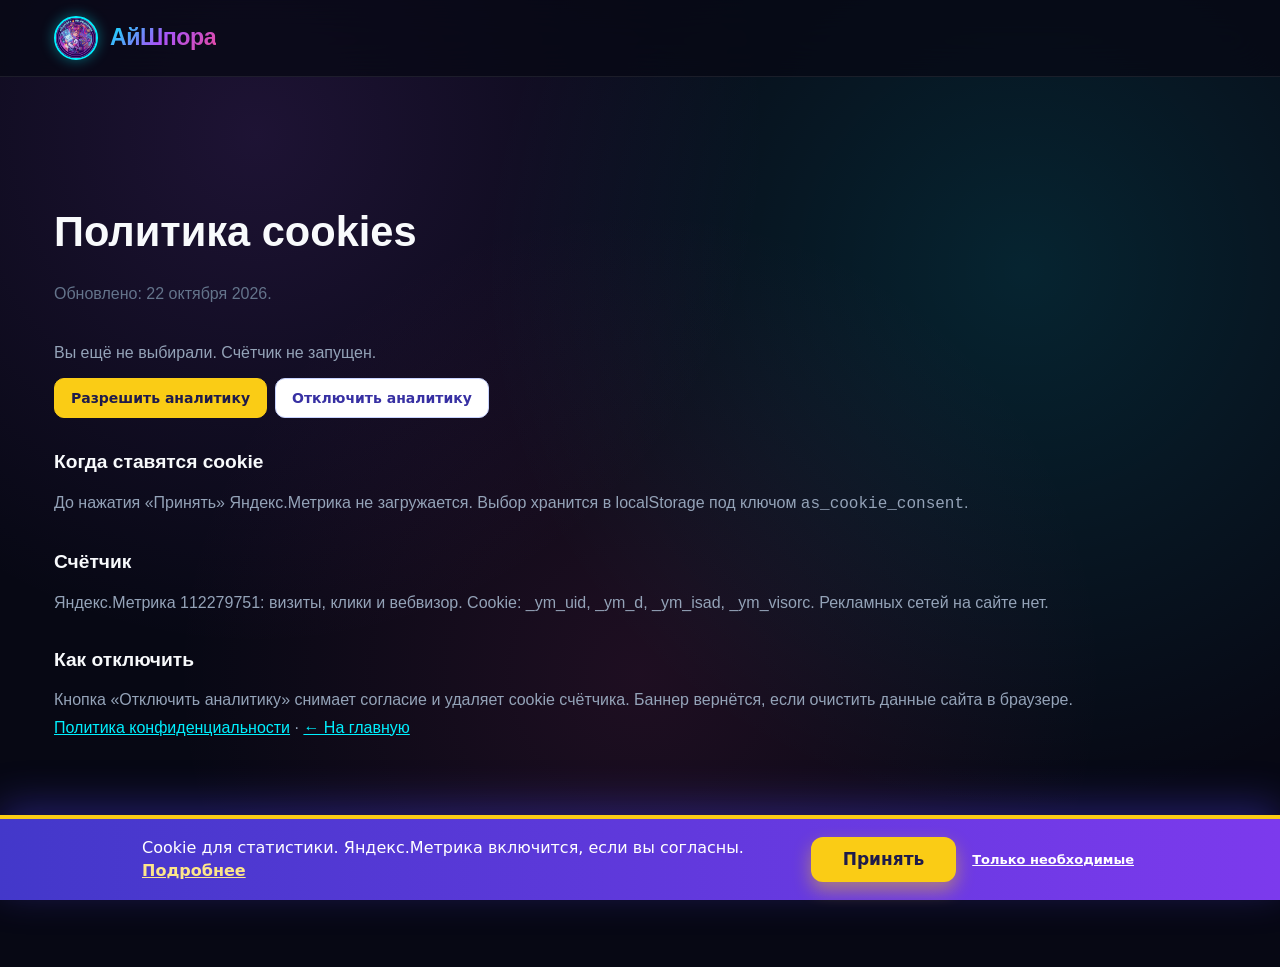
<file: cookies.html>
<!DOCTYPE html>
<html lang="ru">
<head>
  <meta charset="UTF-8">
  <meta name="viewport" content="width=device-width, initial-scale=1.0">
  <title>Политика cookies — АйШпора</title>
  <meta name="description" content="Какие cookie ставит Яндекс.Метрика на aishpora.dontseekme.ru и как отозвать согласие.">
  <meta name="robots" content="index, follow">
  <link rel="canonical" href="https://aishpora.dontseekme.ru/cookies.html">
  <link rel="icon" type="image/svg+xml" href="favicon.svg">
  <link rel="stylesheet" href="style.css">
  <script src="/consent.js" defer></script>
  <style>
    .cookie-actions { display:flex; gap:8px; flex-wrap:wrap; margin:12px 0 20px; }
    .cookie-actions button { font:600 14px/1 Inter,system-ui,sans-serif; border-radius:10px; padding:12px 16px; cursor:pointer; border:1px solid #c7d2fe; background:#fff; color:#3730a3; }
    .cookie-actions .ok { background:#facc15; border-color:#facc15; color:#1e1b4b; }
  </style>
</head>
<body>
  <header class="header">
    <div class="container header-inner">
      <a href="/" class="brand-logo" title="АйШпора — на главную">
        <img src="logo.webp" alt="Логотип АйШпора" class="brand-badge-img" width="64" height="64">
        <span class="brand-name">АйШпора</span>
      </a>
    </div>
  </header>
  <main class="legal-page">
    <div class="container">
      <h1>Политика cookies</h1>
      <p class="legal-lead">Обновлено: 22 октября 2026.</p>
      <p id="cookie-status">Проверяем ваш выбор…</p>
      <div class="cookie-actions">
        <button type="button" class="ok" data-cookie-choice="granted">Разрешить аналитику</button>
        <button type="button" data-cookie-choice="denied">Отключить аналитику</button>
      </div>
      <h2>Когда ставятся cookie</h2>
      <p>До нажатия «Принять» Яндекс.Метрика не загружается. Выбор хранится в localStorage под ключом <code>as_cookie_consent</code>.</p>
      <h2>Счётчик</h2>
      <p>Яндекс.Метрика 112279751: визиты, клики и вебвизор. Cookie: _ym_uid, _ym_d, _ym_isad, _ym_visorc. Рекламных сетей на сайте нет.</p>
      <h2>Как отключить</h2>
      <p>Кнопка «Отключить аналитику» снимает согласие и удаляет cookie счётчика. Баннер вернётся, если очистить данные сайта в браузере.</p>
      <p><a href="/privacy.html">Политика конфиденциальности</a> · <a href="/">← На главную</a></p>
    </div>
  </main>
</body>
</html>
</file>
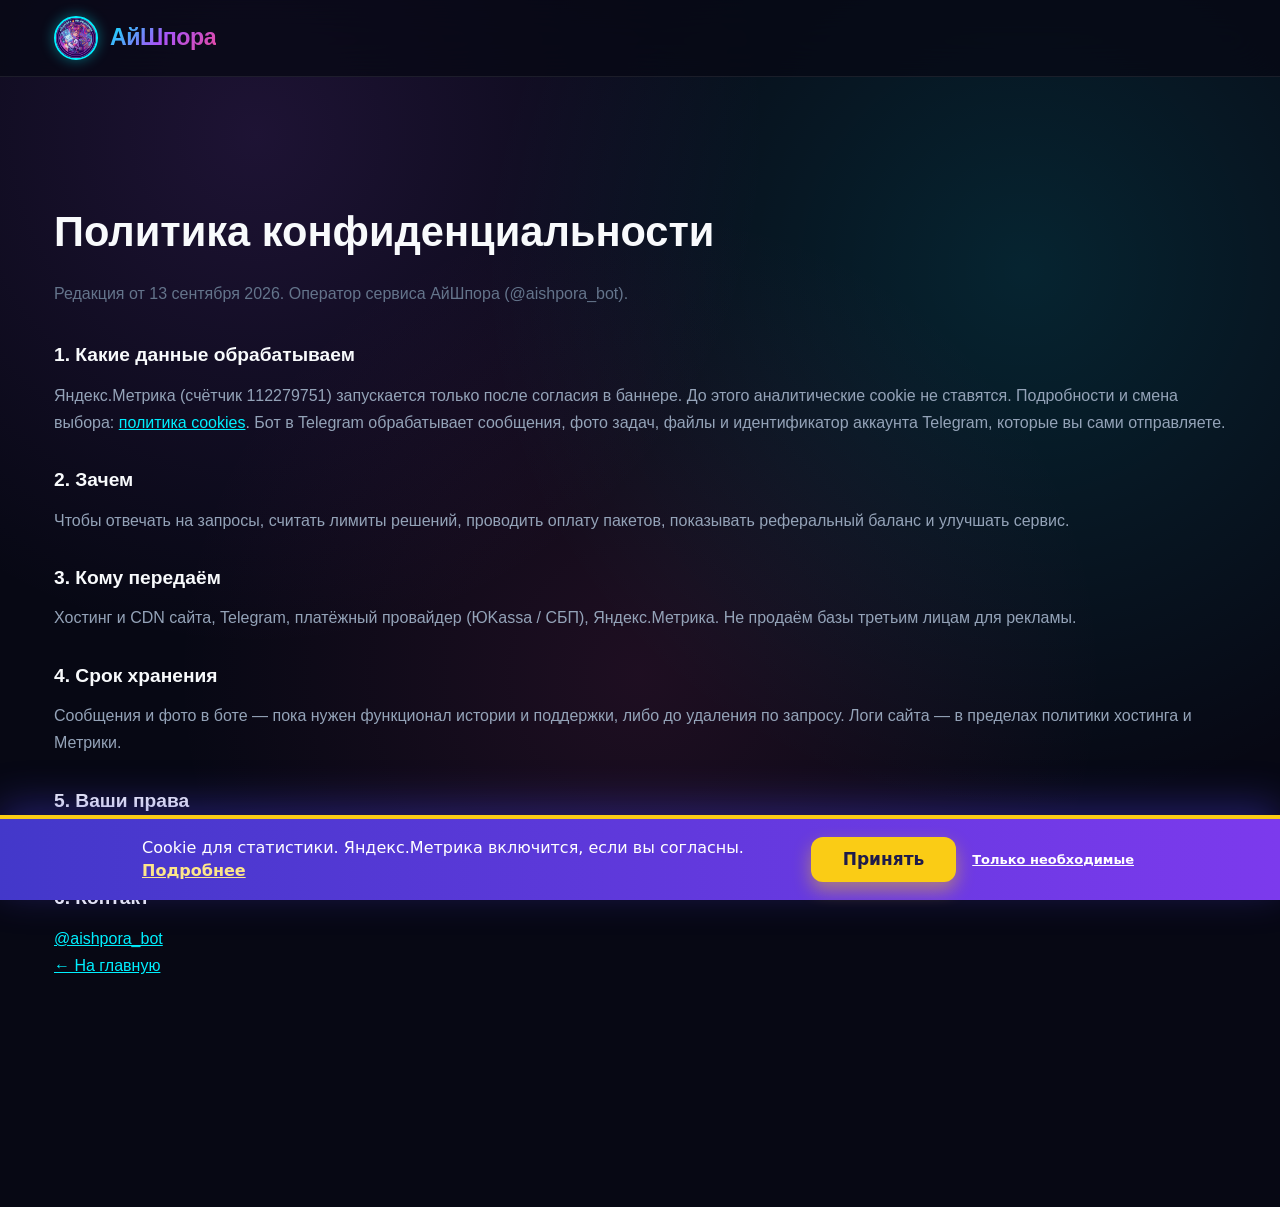
<file: privacy.html>
<!DOCTYPE html>
<html lang="ru">
<head>
  <meta charset="UTF-8">
  <meta name="viewport" content="width=device-width, initial-scale=1.0">
  <title>Политика конфиденциальности — АйШпора</title>
  <meta name="description" content="Как АйШпора обрабатывает данные пользователей сайта и Telegram-бота @aishpora_bot.">
  <meta name="robots" content="index, follow">
  <link rel="canonical" href="https://aishpora.dontseekme.ru/privacy.html">
  <link rel="icon" type="image/svg+xml" href="favicon.svg">
  <link rel="stylesheet" href="style.css">
  <script src="/consent.js" defer></script>
</head>
<body>
  <header class="header">
    <div class="container header-inner">
      <a href="/" class="brand-logo" title="АйШпора — на главную">
        <img src="logo.webp" alt="Логотип АйШпора" class="brand-badge-img" width="64" height="64">
        <span class="brand-name">АйШпора</span>
      </a>
    </div>
  </header>
  <main class="legal-page">
    <div class="container">
      <h1>Политика конфиденциальности</h1>
      <p class="legal-lead">Редакция от 13 сентября 2026. Оператор сервиса АйШпора (@aishpora_bot).</p>
      <h2>1. Какие данные обрабатываем</h2>
      <p>Яндекс.Метрика (счётчик 112279751) запускается только после согласия в баннере. До этого аналитические cookie не ставятся. Подробности и смена выбора: <a href="/cookies.html">политика cookies</a>. Бот в Telegram обрабатывает сообщения, фото задач, файлы и идентификатор аккаунта Telegram, которые вы сами отправляете.</p>
      <h2>2. Зачем</h2>
      <p>Чтобы отвечать на запросы, считать лимиты решений, проводить оплату пакетов, показывать реферальный баланс и улучшать сервис.</p>
      <h2>3. Кому передаём</h2>
      <p>Хостинг и CDN сайта, Telegram, платёжный провайдер (ЮKassa / СБП), Яндекс.Метрика. Не продаём базы третьим лицам для рекламы.</p>
      <h2>4. Срок хранения</h2>
      <p>Сообщения и фото в боте — пока нужен функционал истории и поддержки, либо до удаления по запросу. Логи сайта — в пределах политики хостинга и Метрики.</p>
      <h2>5. Ваши права</h2>
      <p>Можно запросить доступ, исправление или удаление данных через Telegram-бот или форму обратной связи в боте.</p>
      <h2>6. Контакт</h2>
      <p><a href="https://t.me/aishpora_bot">@aishpora_bot</a></p>
      <p><a href="/">← На главную</a></p>
    </div>
  </main>
</body>
</html>
</file>
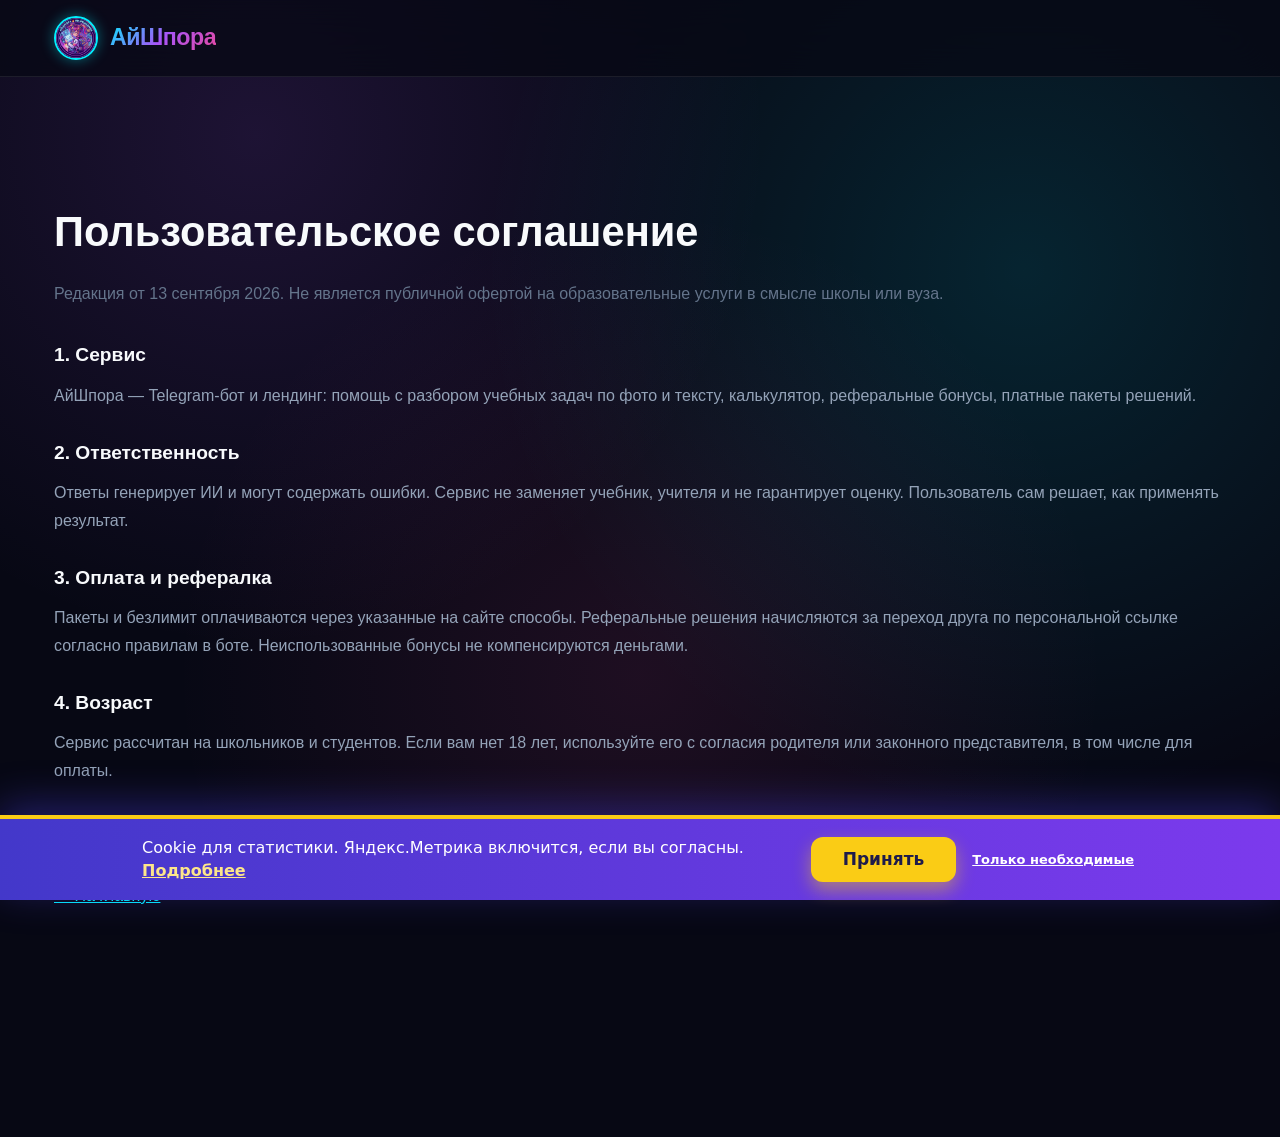
<file: terms.html>
<!DOCTYPE html>
<html lang="ru">
<head>
  <meta charset="UTF-8">
  <meta name="viewport" content="width=device-width, initial-scale=1.0">
  <title>Пользовательское соглашение — АйШпора</title>
  <meta name="description" content="Условия использования сайта АйШпора и Telegram-бота @aishpora_bot.">
  <meta name="robots" content="index, follow">
  <link rel="canonical" href="https://aishpora.dontseekme.ru/terms.html">
  <link rel="icon" type="image/svg+xml" href="favicon.svg">
  <link rel="stylesheet" href="style.css">
  <script src="/consent.js" defer></script>
</head>
<body>
  <header class="header">
    <div class="container header-inner">
      <a href="/" class="brand-logo" title="АйШпора — на главную">
        <img src="logo.webp" alt="Логотип АйШпора" class="brand-badge-img" width="64" height="64">
        <span class="brand-name">АйШпора</span>
      </a>
    </div>
  </header>
  <main class="legal-page">
    <div class="container">
      <h1>Пользовательское соглашение</h1>
      <p class="legal-lead">Редакция от 13 сентября 2026. Не является публичной офертой на образовательные услуги в смысле школы или вуза.</p>
      <h2>1. Сервис</h2>
      <p>АйШпора — Telegram-бот и лендинг: помощь с разбором учебных задач по фото и тексту, калькулятор, реферальные бонусы, платные пакеты решений.</p>
      <h2>2. Ответственность</h2>
      <p>Ответы генерирует ИИ и могут содержать ошибки. Сервис не заменяет учебник, учителя и не гарантирует оценку. Пользователь сам решает, как применять результат.</p>
      <h2>3. Оплата и рефералка</h2>
      <p>Пакеты и безлимит оплачиваются через указанные на сайте способы. Реферальные решения начисляются за переход друга по персональной ссылке согласно правилам в боте. Неиспользованные бонусы не компенсируются деньгами.</p>
      <h2>4. Возраст</h2>
      <p>Сервис рассчитан на школьников и студентов. Если вам нет 18 лет, используйте его с согласия родителя или законного представителя, в том числе для оплаты.</p>
      <h2>5. Контакт</h2>
      <p><a href="https://t.me/aishpora_bot">@aishpora_bot</a></p>
      <p><a href="/">← На главную</a></p>
    </div>
  </main>
</body>
</html>
</file>
<file: style.css>
/* ==========================================================================
   AI SHPORA (@aishpora_bot) — MODERN CYBERPUNK / HIGH-TECH DESIGN SYSTEM
   ========================================================================== */

:root {
  /* Color Palette */
  --bg-main: #070814;
  --bg-surface: #0e1124;
  --bg-card: rgba(18, 22, 44, 0.72);
  --bg-card-hover: rgba(26, 32, 62, 0.85);
  --border-subtle: rgba(255, 255, 255, 0.08);
  --border-active: rgba(0, 240, 255, 0.35);
  
  /* Vibrant Neon Accents */
  --neon-cyan: #00f0ff;
  --neon-cyan-glow: rgba(0, 240, 255, 0.4);
  --neon-purple: #a855f7;
  --neon-purple-glow: rgba(168, 85, 247, 0.45);
  --neon-pink: #ec4899;
  --neon-pink-glow: rgba(236, 72, 153, 0.45);
  --neon-amber: #fbbf24;
  --neon-amber-glow: rgba(251, 191, 36, 0.4);
  --neon-emerald: #10b981;
  --neon-emerald-glow: rgba(16, 185, 129, 0.4);
  
  /* Text */
  --text-main: #f8fafc;
  --text-muted: #94a3b8;
  --text-dim: #64748b;
  
  /* Gradients */
  --grad-primary: linear-gradient(135deg, #00f0ff 0%, #a855f7 50%, #ec4899 100%);
  --grad-glow: radial-gradient(circle at 50% 50%, rgba(168, 85, 247, 0.22) 0%, transparent 70%);
  --grad-card: linear-gradient(145deg, rgba(255, 255, 255, 0.05) 0%, rgba(255, 255, 255, 0.01) 100%);
  --grad-telegram: linear-gradient(135deg, #229ed9 0%, #1789c4 100%);
  
  /* Typography & Layout */
  --font-display: 'Outfit', -apple-system, BlinkMacSystemFont, sans-serif;
  --font-body: 'Plus Jakarta Sans', -apple-system, BlinkMacSystemFont, sans-serif;
  --font-mono: 'Fira Code', monospace;
  
  --radius-sm: 8px;
  --radius-md: 14px;
  --radius-lg: 20px;
  --radius-xl: 28px;
  --radius-full: 9999px;
  
  --shadow-sm: 0 4px 12px rgba(0, 0, 0, 0.3);
  --shadow-card: 0 12px 36px rgba(0, 0, 0, 0.4), inset 0 1px 0 rgba(255, 255, 255, 0.1);
  --shadow-neon: 0 0 25px var(--neon-cyan-glow);
  --shadow-pink: 0 0 25px var(--neon-pink-glow);
  
  --transition: all 0.28s cubic-bezier(0.16, 1, 0.3, 1);
}

/* Reset & Box Sizing */
*, *::before, *::after {
  box-sizing: border-box;
  margin: 0;
  padding: 0;
}

html {
  scroll-behavior: smooth;
  font-size: 16px;
  color-scheme: dark;
}

body {
  background-color: var(--bg-main);
  color: var(--text-main);
  font-family: var(--font-body);
  line-height: 1.6;
  overflow-x: hidden;
  position: relative;
  background-image: 
    radial-gradient(circle at 20% 15%, rgba(168, 85, 247, 0.14) 0%, transparent 40%),
    radial-gradient(circle at 80% 30%, rgba(0, 240, 255, 0.12) 0%, transparent 45%),
    radial-gradient(circle at 50% 75%, rgba(236, 72, 153, 0.1) 0%, transparent 50%);
  background-attachment: fixed;
}

/* Grid & Container */
.container {
  width: 100%;
  max-width: 1220px;
  margin: 0 auto;
  padding: 0 24px;
}

/* Floating Math Background Particles */
.math-bg-grid {
  position: fixed;
  top: 0;
  left: 0;
  width: 100%;
  height: 100%;
  pointer-events: none;
  z-index: 0;
  overflow: hidden;
  opacity: 0.28;
}

.math-symbol {
  position: absolute;
  font-family: var(--font-mono);
  color: var(--neon-cyan);
  font-weight: 700;
  filter: blur(0.5px);
  animation: floatMath 20s infinite linear;
  user-select: none;
}

@keyframes floatMath {
  0% { transform: translateY(105vh) rotate(0deg); opacity: 0; }
  15% { opacity: 0.4; }
  85% { opacity: 0.4; }
  100% { transform: translateY(-10vh) rotate(360deg); opacity: 0; }
}

/* Header & Navigation */
.header {
  position: sticky;
  top: 0;
  left: 0;
  width: 100%;
  z-index: 100;
  backdrop-filter: blur(20px);
  background: rgba(7, 8, 20, 0.75);
  border-bottom: 1px solid var(--border-subtle);
  transition: var(--transition);
}

.header-inner {
  display: flex;
  align-items: center;
  justify-content: space-between;
  height: 76px;
}

.brand-logo {
  display: flex;
  align-items: center;
  gap: 12px;
  text-decoration: none;
  color: var(--text-main);
  flex-shrink: 0;
}

.brand-badge-img {
  width: 44px;
  height: 44px;
  border-radius: var(--radius-full);
  object-fit: cover;
  border: 2px solid var(--neon-cyan);
  box-shadow: 0 0 14px var(--neon-cyan-glow);
  transition: var(--transition);
}

.brand-logo:hover .brand-badge-img {
  transform: scale(1.08) rotate(5deg);
  border-color: var(--neon-pink);
  box-shadow: 0 0 20px var(--neon-pink-glow);
}

.brand-name {
  font-family: var(--font-display);
  font-size: 1.45rem;
  font-weight: 800;
  letter-spacing: -0.5px;
  background: var(--grad-primary);
  -webkit-background-clip: text;
  -webkit-text-fill-color: transparent;
  display: flex;
  align-items: center;
  white-space: nowrap;
}

/* Nav Menu */
.nav-menu {
  display: flex;
  align-items: center;
  gap: 26px;
  list-style: none;
  margin: 0;
  padding: 0;
}

.nav-link {
  color: var(--text-muted);
  text-decoration: none;
  font-size: 0.94rem;
  font-weight: 600;
  transition: var(--transition);
  position: relative;
  white-space: nowrap;
  padding: 6px 0;
}

.nav-link:hover {
  color: var(--neon-cyan);
}

.nav-link::after {
  content: '';
  position: absolute;
  bottom: -2px;
  left: 0;
  width: 0%;
  height: 2px;
  background: var(--neon-cyan);
  transition: var(--transition);
  border-radius: 2px;
}

.nav-link:hover::after {
  width: 100%;
}

.header-actions {
  display: flex;
  align-items: center;
  gap: 14px;
  flex-shrink: 0;
}

.live-pill {
  display: inline-flex;
  align-items: center;
  gap: 8px;
  padding: 6px 14px;
  border-radius: var(--radius-full);
  background: rgba(16, 185, 129, 0.12);
  border: 1px solid rgba(16, 185, 129, 0.3);
  color: #34d399;
  font-size: 0.8rem;
  font-weight: 600;
  font-family: var(--font-mono);
  white-space: nowrap;
  flex-shrink: 0;
}

.mobile-menu-extra {
  display: none;
}

.header-tg-btn {
  white-space: nowrap;
  flex-shrink: 0;
}

.pulse-dot {
  width: 8px;
  height: 8px;
  border-radius: 50%;
  background: #10b981;
  box-shadow: 0 0 10px #10b981;
  animation: pulseGreen 1.8s infinite;
}

@keyframes pulseGreen {
  0% { transform: scale(0.9); opacity: 0.7; }
  50% { transform: scale(1.3); opacity: 1; box-shadow: 0 0 15px #10b981; }
  100% { transform: scale(0.9); opacity: 0.7; }
}

/* Mobile Nav Toggle */
.mobile-toggle {
  display: none;
  background: transparent;
  border: 1px solid var(--border-subtle);
  color: var(--text-main);
  padding: 8px 12px;
  border-radius: var(--radius-sm);
  font-size: 1.25rem;
  cursor: pointer;
}

/* Buttons */
.btn {
  display: inline-flex;
  align-items: center;
  justify-content: center;
  gap: 10px;
  padding: 12px 26px;
  border-radius: var(--radius-full);
  font-family: var(--font-display);
  font-weight: 700;
  font-size: 1rem;
  text-decoration: none;
  cursor: pointer;
  border: none;
  transition: var(--transition);
  position: relative;
  overflow: hidden;
}

.btn-primary {
  background: var(--grad-primary);
  color: #070814;
  box-shadow: 0 4px 20px rgba(0, 240, 255, 0.35);
}

.btn-primary:hover {
  transform: translateY(-2px);
  box-shadow: 0 8px 30px rgba(236, 72, 153, 0.5);
  color: #000;
}

.btn-telegram {
  background: var(--grad-telegram);
  color: #fff;
  box-shadow: 0 4px 20px rgba(34, 158, 217, 0.4);
}

.btn-telegram:hover {
  transform: translateY(-2px);
  box-shadow: 0 8px 30px rgba(34, 158, 217, 0.65);
}

.btn-outline {
  background: rgba(255, 255, 255, 0.05);
  border: 1px solid var(--border-subtle);
  color: var(--text-main);
  backdrop-filter: blur(10px);
}

.btn-outline:hover {
  background: rgba(255, 255, 255, 0.1);
  border-color: var(--neon-cyan);
  color: var(--neon-cyan);
  box-shadow: 0 0 15px var(--neon-cyan-glow);
}

.btn-lg {
  padding: 16px 36px;
  font-size: 1.15rem;
}

.btn-sm {
  padding: 8px 18px;
  font-size: 0.88rem;
}

/* ==========================================================================
   HERO SECTION
   ========================================================================== */
.hero-section {
  position: relative;
  padding: 70px 0 90px;
  z-index: 1;
}

.hero-grid {
  display: grid;
  grid-template-columns: 1.15fr 0.85fr;
  align-items: center;
  gap: 50px;
}

.hero-badge-top {
  display: inline-flex;
  align-items: center;
  gap: 8px;
  padding: 8px 18px;
  background: rgba(168, 85, 247, 0.12);
  border: 1px solid rgba(168, 85, 247, 0.35);
  border-radius: var(--radius-full);
  color: #d8b4fe;
  font-size: 0.88rem;
  font-weight: 600;
  margin-bottom: 24px;
}

.hero-title {
  font-family: var(--font-display);
  font-size: 3.5rem;
  line-height: 1.12;
  font-weight: 800;
  letter-spacing: -1.5px;
  margin-bottom: 22px;
}

.hero-title .glow-cyan {
  color: var(--neon-cyan);
  text-shadow: 0 0 25px var(--neon-cyan-glow);
}

.hero-title .glow-pink {
  background: linear-gradient(135deg, #f43f5e, #a855f7);
  -webkit-background-clip: text;
  -webkit-text-fill-color: transparent;
}

.hero-subtitle {
  font-size: 1.22rem;
  color: var(--text-muted);
  line-height: 1.65;
  margin-bottom: 34px;
  max-width: 580px;
}

.hero-cta-group {
  display: flex;
  align-items: center;
  flex-wrap: wrap;
  gap: 16px;
  margin-bottom: 36px;
}

.hero-metrics {
  display: flex;
  align-items: center;
  gap: 32px;
  padding-top: 24px;
  border-top: 1px solid var(--border-subtle);
}

.metric-item {
  display: flex;
  flex-direction: column;
}

.metric-val {
  font-family: var(--font-display);
  font-size: 1.7rem;
  font-weight: 800;
  color: var(--text-main);
  background: var(--grad-primary);
  -webkit-background-clip: text;
  -webkit-text-fill-color: transparent;
}

.metric-lbl {
  font-size: 0.82rem;
  color: var(--text-dim);
}

/* Hero Media & Interactive Device Mockup */
.hero-media-wrapper {
  position: relative;
}

.hero-banner-card {
  position: relative;
  background: var(--bg-card);
  border: 1px solid var(--border-subtle);
  border-radius: var(--radius-xl);
  overflow: hidden;
  box-shadow: var(--shadow-card), 0 0 50px rgba(168, 85, 247, 0.2);
  transition: var(--transition);
}

.hero-banner-card:hover {
  border-color: var(--border-active);
  transform: translateY(-4px);
  box-shadow: var(--shadow-card), 0 0 60px rgba(0, 240, 255, 0.3);
}

.hero-banner-img {
  width: 100%;
  height: auto;
  display: block;
  border-radius: var(--radius-xl) var(--radius-xl) 0 0;
  object-fit: cover;
}

.hero-card-meta {
  padding: 20px;
  display: flex;
  align-items: center;
  justify-content: space-between;
  background: rgba(14, 17, 36, 0.85);
  border-top: 1px solid var(--border-subtle);
}

.user-count-pill {
  display: flex;
  align-items: center;
  gap: 10px;
}

.avatar-stack {
  display: flex;
}

.avatar-stack img, .avatar-stack .av-placeholder {
  width: 32px;
  height: 32px;
  border-radius: 50%;
  border: 2px solid var(--bg-surface);
  margin-left: -8px;
  background: #252a4a;
  display: flex;
  align-items: center;
  justify-content: center;
  font-size: 0.75rem;
  font-weight: 700;
}

.avatar-stack .av-placeholder:first-child {
  margin-left: 0;
}

/* ==========================================================================
   INTERACTIVE SIMULATOR SECTION ("ПОПРОБУЙ ПРЯМО СЕЙЧАС")
   ========================================================================== */
.section {
  position: relative;
  padding: 90px 0;
  z-index: 1;
}

.section-header {
  text-align: center;
  max-width: 760px;
  margin: 0 auto 54px;
}

.section-badge {
  display: inline-flex;
  align-items: center;
  gap: 6px;
  padding: 6px 16px;
  border-radius: var(--radius-full);
  background: rgba(0, 240, 255, 0.1);
  border: 1px solid rgba(0, 240, 255, 0.3);
  color: var(--neon-cyan);
  font-size: 0.85rem;
  font-weight: 600;
  font-family: var(--font-mono);
  margin-bottom: 16px;
  text-transform: uppercase;
}

.section-title {
  font-family: var(--font-display);
  font-size: 2.6rem;
  font-weight: 800;
  letter-spacing: -1px;
  margin-bottom: 18px;
  line-height: 1.2;
}

.section-desc {
  font-size: 1.1rem;
  color: var(--text-muted);
}

/* Simulator Box */
.simulator-box {
  background: var(--bg-card);
  border: 1px solid var(--border-subtle);
  border-radius: var(--radius-xl);
  padding: 36px;
  box-shadow: var(--shadow-card);
  backdrop-filter: blur(16px);
  position: relative;
}

.simulator-tabs {
  display: flex;
  align-items: center;
  gap: 12px;
  flex-wrap: wrap;
  margin-bottom: 24px;
}

.sim-tab-btn {
  background: rgba(255, 255, 255, 0.04);
  border: 1px solid var(--border-subtle);
  color: var(--text-muted);
  padding: 10px 18px;
  border-radius: var(--radius-full);
  font-size: 0.92rem;
  font-weight: 600;
  cursor: pointer;
  transition: var(--transition);
  display: flex;
  align-items: center;
  gap: 8px;
}

.sim-tab-btn:hover {
  color: var(--text-main);
  background: rgba(255, 255, 255, 0.08);
}

.sim-tab-btn.active {
  background: rgba(0, 240, 255, 0.15);
  border-color: var(--neon-cyan);
  color: var(--neon-cyan);
  box-shadow: 0 0 16px var(--neon-cyan-glow);
}

/* Custom Input inside Simulator */
.sim-input-row {
  display: flex;
  gap: 12px;
  margin-bottom: 28px;
}

.sim-input {
  flex: 1;
  background: rgba(10, 12, 26, 0.7);
  border: 1px solid var(--border-subtle);
  padding: 14px 20px;
  border-radius: var(--radius-md);
  color: #fff;
  font-family: var(--font-mono);
  font-size: 1.05rem;
  outline: none;
  transition: var(--transition);
}

.sim-input:focus {
  border-color: var(--neon-cyan);
  box-shadow: 0 0 18px var(--neon-cyan-glow);
}

/* Style Selectors (Bro / GOST / Shpora) */
.style-switch-bar {
  display: flex;
  align-items: center;
  justify-content: space-between;
  flex-wrap: wrap;
  gap: 16px;
  margin-bottom: 24px;
  padding: 14px 20px;
  background: rgba(10, 12, 26, 0.6);
  border-radius: var(--radius-md);
  border: 1px solid var(--border-subtle);
}

.style-switch-label {
  font-weight: 700;
  font-size: 0.9rem;
  color: var(--text-muted);
  text-transform: uppercase;
  letter-spacing: 0.5px;
}

.style-buttons-group {
  display: flex;
  gap: 10px;
}

.style-btn {
  background: transparent;
  border: 1px solid var(--border-subtle);
  color: var(--text-muted);
  padding: 8px 16px;
  border-radius: var(--radius-full);
  font-size: 0.88rem;
  font-weight: 700;
  cursor: pointer;
  transition: var(--transition);
  display: inline-flex;
  align-items: center;
  gap: 6px;
}

.style-btn:hover {
  color: var(--text-main);
  border-color: rgba(255, 255, 255, 0.25);
}

.style-btn.active[data-mode="bro"] {
  background: rgba(251, 191, 36, 0.18);
  border-color: var(--neon-amber);
  color: var(--neon-amber);
  box-shadow: 0 0 16px var(--neon-amber-glow);
}

.style-btn.active[data-mode="gost"] {
  background: rgba(0, 240, 255, 0.18);
  border-color: var(--neon-cyan);
  color: var(--neon-cyan);
  box-shadow: 0 0 16px var(--neon-cyan-glow);
}

.style-btn.active[data-mode="shpora"] {
  background: rgba(236, 72, 153, 0.18);
  border-color: var(--neon-pink);
  color: var(--neon-pink);
  box-shadow: 0 0 16px var(--neon-pink-glow);
}

/* Solution Display Card */
.sim-output-card {
  background: #090a18;
  border: 1px solid var(--border-subtle);
  border-radius: var(--radius-lg);
  padding: 26px;
  position: relative;
  min-height: 200px;
}

.sim-output-header {
  display: flex;
  align-items: center;
  justify-content: space-between;
  margin-bottom: 18px;
  padding-bottom: 12px;
  border-bottom: 1px solid var(--border-subtle);
}

.sim-output-title {
  font-family: var(--font-mono);
  font-size: 0.92rem;
  color: var(--text-muted);
  display: flex;
  align-items: center;
  gap: 8px;
}

.sim-badge-mode {
  padding: 4px 10px;
  border-radius: var(--radius-full);
  font-size: 0.76rem;
  font-weight: 700;
  text-transform: uppercase;
}

.sim-badge-mode.bro { background: rgba(251, 191, 36, 0.15); color: var(--neon-amber); border: 1px solid rgba(251, 191, 36, 0.3); }
.sim-badge-mode.gost { background: rgba(0, 240, 255, 0.15); color: var(--neon-cyan); border: 1px solid rgba(0, 240, 255, 0.3); }
.sim-badge-mode.shpora { background: rgba(236, 72, 153, 0.15); color: var(--neon-pink); border: 1px solid rgba(236, 72, 153, 0.3); }

.sim-content-body {
  font-size: 1rem;
  line-height: 1.7;
  color: var(--text-main);
}

.sim-content-body pre {
  background: rgba(0, 0, 0, 0.4);
  padding: 16px;
  border-radius: var(--radius-sm);
  font-family: var(--font-mono);
  font-size: 0.92rem;
  overflow-x: auto;
  margin: 12px 0;
  border-left: 3px solid var(--neon-cyan);
}

.sim-content-body .answer-highlight {
  display: inline-block;
  background: rgba(16, 185, 129, 0.15);
  border: 1px solid #10b981;
  color: #34d399;
  font-weight: 700;
  padding: 6px 14px;
  border-radius: var(--radius-sm);
  margin-top: 10px;
  font-size: 1.1rem;
}

/* ==========================================================================
   FEATURES & VALUE PROPOSITION
   ========================================================================== */
.features-grid {
  display: grid;
  grid-template-columns: repeat(3, 1fr);
  gap: 28px;
}

.feature-card {
  background: var(--bg-card);
  border: 1px solid var(--border-subtle);
  border-radius: var(--radius-lg);
  padding: 34px 28px;
  position: relative;
  transition: var(--transition);
  display: flex;
  flex-direction: column;
}

.feature-card:hover {
  transform: translateY(-6px);
  border-color: var(--border-active);
  box-shadow: 0 16px 36px rgba(0, 240, 255, 0.15);
}

.feature-icon-box {
  width: 58px;
  height: 58px;
  border-radius: var(--radius-md);
  background: rgba(255, 255, 255, 0.04);
  border: 1px solid var(--border-subtle);
  display: flex;
  align-items: center;
  justify-content: center;
  font-size: 1.8rem;
  margin-bottom: 22px;
  transition: var(--transition);
}

.feature-card:hover .feature-icon-box {
  border-color: var(--neon-cyan);
  box-shadow: 0 0 20px var(--neon-cyan-glow);
  transform: scale(1.08);
}

.feature-title {
  font-family: var(--font-display);
  font-size: 1.35rem;
  font-weight: 700;
  margin-bottom: 12px;
}

.feature-text {
  font-size: 0.95rem;
  color: var(--text-muted);
  line-height: 1.6;
  flex: 1;
}

.feature-badge {
  display: inline-block;
  margin-top: 18px;
  font-family: var(--font-mono);
  font-size: 0.78rem;
  color: var(--neon-cyan);
  font-weight: 600;
}

/* ==========================================================================
   INLINE TELEGRAM CHAT SIMULATOR (HIT IN CLASSROOMS)
   ========================================================================== */
.inline-showcase {
  background: linear-gradient(180deg, rgba(14, 17, 36, 0.8) 0%, rgba(9, 11, 24, 0.95) 100%);
  border: 1px solid var(--border-subtle);
  border-radius: var(--radius-xl);
  overflow: hidden;
  box-shadow: var(--shadow-card);
}

.inline-grid {
  display: grid;
  grid-template-columns: 1fr 1fr;
  align-items: center;
}

.inline-text-side {
  padding: 50px;
}

.inline-chat-side {
  background: #111428;
  padding: 40px;
  border-left: 1px solid var(--border-subtle);
  display: flex;
  justify-content: center;
}

/* Telegram Chat Mockup */
.tg-mockup {
  width: 100%;
  max-width: 420px;
  background: #181d33;
  border-radius: 20px;
  border: 1px solid rgba(255, 255, 255, 0.1);
  box-shadow: 0 20px 40px rgba(0, 0, 0, 0.5);
  overflow: hidden;
  font-family: -apple-system, BlinkMacSystemFont, 'Segoe UI', Roboto, sans-serif;
}

.tg-header {
  background: #202642;
  padding: 14px 18px;
  display: flex;
  align-items: center;
  gap: 12px;
  border-bottom: 1px solid rgba(255, 255, 255, 0.05);
}

.tg-header-avatar {
  width: 38px;
  height: 38px;
  border-radius: 50%;
  background: linear-gradient(135deg, #ec4899, #8b5cf6);
  display: flex;
  align-items: center;
  justify-content: center;
  font-weight: 700;
  font-size: 0.9rem;
}

.tg-header-info {
  flex: 1;
}

.tg-chat-title {
  font-weight: 700;
  font-size: 0.95rem;
}

.tg-chat-sub {
  font-size: 0.75rem;
  color: #8da0c4;
}

.tg-messages-area {
  padding: 16px;
  display: flex;
  flex-direction: column;
  gap: 14px;
  background: #0f1324 url('data:image/svg+xml;utf8,<svg width="40" height="40" viewBox="0 0 40 40" xmlns="http://www.w3.org/2000/svg"><g fill="%23ffffff" fill-opacity="0.02" fill-rule="evenodd"><circle cx="20" cy="20" r="1"/></g></svg>');
}

.tg-msg {
  max-width: 85%;
  padding: 10px 14px;
  border-radius: 14px;
  font-size: 0.88rem;
  line-height: 1.4;
  position: relative;
}

.tg-msg.incoming {
  align-self: flex-start;
  background: #252c48;
  color: #fff;
  border-bottom-left-radius: 4px;
}

.tg-msg.outgoing {
  align-self: flex-end;
  background: #2b5278;
  color: #fff;
  border-bottom-right-radius: 4px;
}

.tg-msg-sender {
  font-size: 0.76rem;
  font-weight: 700;
  color: var(--neon-cyan);
  margin-bottom: 4px;
}

.tg-msg.solution-card {
  align-self: flex-end;
  background: #1e284a;
  border: 1px solid var(--neon-cyan);
  box-shadow: 0 0 20px rgba(0, 240, 255, 0.2);
  width: 92%;
}

.tg-inline-suggestion {
  background: #171d36;
  border: 1px dashed var(--neon-cyan);
  border-radius: 8px;
  padding: 8px 12px;
  margin-top: 8px;
  font-size: 0.82rem;
  color: #8da0c4;
}

.tg-inline-suggestion strong {
  color: var(--neon-cyan);
}

.tg-input-bar {
  background: #202642;
  padding: 12px 16px;
  display: flex;
  align-items: center;
  gap: 10px;
  border-top: 1px solid rgba(255, 255, 255, 0.05);
}

.tg-input-fake {
  flex: 1;
  background: #151a30;
  border-radius: 20px;
  padding: 8px 16px;
  font-size: 0.85rem;
  color: #8da0c4;
  font-family: var(--font-mono);
}

.tg-input-fake span {
  color: var(--neon-cyan);
  font-weight: 700;
}

/* ==========================================================================
   TIME & STRESS SAVER CALCULATOR (GAMIFIED PSYCHOLOGY)
   ========================================================================== */
.calc-card {
  background: var(--bg-card);
  border: 1px solid var(--border-subtle);
  border-radius: var(--radius-xl);
  padding: 44px;
  box-shadow: var(--shadow-card);
  display: grid;
  grid-template-columns: 1.1fr 0.9fr;
  gap: 40px;
  align-items: center;
}

.calc-control-group {
  margin-bottom: 28px;
}

.calc-label-row {
  display: flex;
  justify-content: space-between;
  margin-bottom: 10px;
  font-weight: 700;
}

.calc-value-badge {
  color: var(--neon-cyan);
  font-family: var(--font-mono);
}

.calc-slider {
  width: 100%;
  height: 8px;
  border-radius: 4px;
  background: #1c2244;
  outline: none;
  -webkit-appearance: none;
  appearance: none;
}

.calc-slider::-webkit-slider-thumb {
  -webkit-appearance: none;
  width: 24px;
  height: 24px;
  border-radius: 50%;
  background: var(--neon-cyan);
  box-shadow: 0 0 15px var(--neon-cyan);
  cursor: pointer;
  transition: var(--transition);
}

.calc-slider::-webkit-slider-thumb:hover {
  transform: scale(1.2);
}

.calc-results-box {
  background: #0b0d1e;
  border: 1px solid var(--border-subtle);
  border-radius: var(--radius-lg);
  padding: 32px;
  text-align: center;
  position: relative;
  overflow: hidden;
}

.calc-results-box::before {
  content: '';
  position: absolute;
  top: -50%;
  left: -50%;
  width: 200%;
  height: 200%;
  background: radial-gradient(circle, rgba(0, 240, 255, 0.08) 0%, transparent 60%);
  pointer-events: none;
}

.calc-res-big {
  font-family: var(--font-display);
  font-size: 3.5rem;
  font-weight: 800;
  line-height: 1;
  margin-bottom: 6px;
  background: var(--grad-primary);
  -webkit-background-clip: text;
  -webkit-text-fill-color: transparent;
}

.calc-res-sub {
  font-size: 1.05rem;
  color: var(--text-muted);
  margin-bottom: 24px;
}

.calc-perks-list {
  display: flex;
  flex-direction: column;
  gap: 12px;
  text-align: left;
  font-size: 0.92rem;
}

.calc-perk-item {
  display: flex;
  align-items: center;
  gap: 10px;
}

.calc-perk-item span.icon {
  font-size: 1.1rem;
}

/* ==========================================================================
   TARIFFS SECTION
   ========================================================================== */
.pricing-grid {
  display: grid;
  grid-template-columns: repeat(4, 1fr);
  gap: 24px;
}

.price-card {
  background: var(--bg-card);
  border: 1px solid var(--border-subtle);
  border-radius: var(--radius-lg);
  padding: 32px 24px;
  display: flex;
  flex-direction: column;
  position: relative;
  transition: var(--transition);
}

.price-card:hover {
  transform: translateY(-8px);
  border-color: rgba(255, 255, 255, 0.2);
  box-shadow: var(--shadow-card);
}

.price-card.popular {
  background: linear-gradient(180deg, rgba(26, 32, 68, 0.9) 0%, rgba(14, 17, 36, 0.95) 100%);
  border-color: var(--neon-cyan);
  box-shadow: 0 0 35px rgba(0, 240, 255, 0.25);
  transform: scale(1.04);
}

.price-card.popular:hover {
  transform: scale(1.04) translateY(-8px);
}

.popular-badge {
  position: absolute;
  top: -14px;
  left: 50%;
  transform: translateX(-50%);
  background: var(--grad-primary);
  color: #070814;
  padding: 4px 14px;
  border-radius: var(--radius-full);
  font-size: 0.75rem;
  font-weight: 800;
  letter-spacing: 0.5px;
  text-transform: uppercase;
  white-space: nowrap;
}

.price-header {
  margin-bottom: 20px;
}

.price-name {
  font-family: var(--font-display);
  font-size: 1.3rem;
  font-weight: 700;
  margin-bottom: 8px;
}

.price-desc {
  font-size: 0.85rem;
  color: var(--text-muted);
}

.price-amount {
  font-family: var(--font-display);
  font-size: 2.6rem;
  font-weight: 800;
  color: var(--text-main);
  margin-bottom: 20px;
  display: flex;
  align-items: baseline;
  gap: 4px;
}

.price-currency {
  font-size: 1.3rem;
  color: var(--neon-cyan);
}

.price-period {
  font-size: 0.85rem;
  color: var(--text-dim);
  font-weight: 500;
}

.price-features {
  list-style: none;
  display: flex;
  flex-direction: column;
  gap: 12px;
  margin-bottom: 28px;
  flex: 1;
}

.price-feature-item {
  display: flex;
  align-items: flex-start;
  gap: 10px;
  font-size: 0.88rem;
  color: var(--text-muted);
}

.price-feature-item.active {
  color: var(--text-main);
}

.price-feature-item .check {
  color: #10b981;
  font-weight: 700;
}

/* ==========================================================================
   REVIEWS & SOCIAL PROOF
   ========================================================================== */
.reviews-grid {
  display: grid;
  grid-template-columns: repeat(3, 1fr);
  gap: 28px;
}

.review-card {
  background: var(--bg-card);
  border: 1px solid var(--border-subtle);
  border-radius: var(--radius-lg);
  padding: 28px;
  display: flex;
  flex-direction: column;
  position: relative;
  transition: var(--transition);
}

.review-card:hover {
  transform: translateY(-4px);
  border-color: rgba(255, 255, 255, 0.2);
}

.review-header {
  display: flex;
  align-items: center;
  gap: 14px;
  margin-bottom: 16px;
}

.review-avatar {
  width: 46px;
  height: 46px;
  border-radius: 50%;
  background: linear-gradient(135deg, #a855f7, #00f0ff);
  display: flex;
  align-items: center;
  justify-content: center;
  font-weight: 700;
  font-size: 1.1rem;
}

.review-author-name {
  font-weight: 700;
  font-size: 0.98rem;
}

.review-author-meta {
  font-size: 0.8rem;
  color: var(--text-dim);
}

.review-stars {
  color: #fbbf24;
  margin-bottom: 12px;
  font-size: 0.9rem;
}

.review-text {
  font-size: 0.92rem;
  color: var(--text-muted);
  line-height: 1.6;
  flex: 1;
}

.review-tag {
  margin-top: 14px;
  display: inline-block;
  font-size: 0.78rem;
  color: var(--neon-cyan);
  font-family: var(--font-mono);
}

/* ==========================================================================
   FAQ ACCORDION
   ========================================================================== */
.faq-container {
  max-width: 820px;
  margin: 0 auto;
  display: flex;
  flex-direction: column;
  gap: 16px;
}

.faq-item {
  background: var(--bg-card);
  border: 1px solid var(--border-subtle);
  border-radius: var(--radius-md);
  overflow: hidden;
  transition: var(--transition);
}

.faq-item.active {
  border-color: var(--border-active);
  box-shadow: 0 4px 20px rgba(0, 240, 255, 0.1);
}

.faq-trigger {
  width: 100%;
  padding: 22px 26px;
  background: transparent;
  border: none;
  color: var(--text-main);
  font-family: var(--font-display);
  font-size: 1.15rem;
  font-weight: 700;
  text-align: left;
  display: flex;
  align-items: center;
  justify-content: space-between;
  cursor: pointer;
  transition: var(--transition);
}

.faq-trigger:hover {
  color: var(--neon-cyan);
}

.faq-icon {
  font-size: 1.3rem;
  transition: var(--transition);
  color: var(--text-dim);
}

.faq-item.active .faq-icon {
  transform: rotate(45deg);
  color: var(--neon-cyan);
}

.faq-content {
  max-height: 0;
  overflow: hidden;
  transition: max-height 0.35s cubic-bezier(0.16, 1, 0.3, 1);
  padding: 0 26px;
}

.faq-item.active .faq-content {
  padding-bottom: 22px;
}

.faq-text {
  font-size: 0.96rem;
  color: var(--text-muted);
  line-height: 1.65;
}

/* ==========================================================================
   FINAL CTA BANNER
   ========================================================================== */
.final-cta-section {
  position: relative;
  padding: 80px 0 100px;
}

.final-cta-card {
  background: linear-gradient(135deg, rgba(168, 85, 247, 0.2) 0%, rgba(0, 240, 255, 0.15) 100%), #0c0e22;
  border: 1px solid var(--neon-cyan);
  border-radius: var(--radius-xl);
  padding: 60px 40px;
  text-align: center;
  box-shadow: 0 0 50px rgba(0, 240, 255, 0.25);
  position: relative;
  overflow: hidden;
}

.final-cta-title {
  font-family: var(--font-display);
  font-size: 2.8rem;
  font-weight: 800;
  margin-bottom: 18px;
}

.final-cta-subtitle {
  font-size: 1.2rem;
  color: var(--text-muted);
  max-width: 620px;
  margin: 0 auto 36px;
}

/* Floating Sticky CTA Button (Mobile & Desktop) */
.sticky-tg-btn {
  position: fixed;
  bottom: 24px;
  right: 24px;
  z-index: 999;
  display: flex;
  align-items: center;
  gap: 12px;
  background: var(--grad-telegram);
  color: #fff;
  padding: 14px 24px;
  border-radius: var(--radius-full);
  text-decoration: none;
  font-family: var(--font-display);
  font-weight: 800;
  font-size: 1rem;
  box-shadow: 0 10px 30px rgba(34, 158, 217, 0.5), 0 0 15px rgba(0, 240, 255, 0.4);
  transition: var(--transition);
  animation: pulseButton 3s infinite ease-in-out;
}

@keyframes pulseButton {
  0%, 100% { transform: scale(1); }
  50% { transform: scale(1.05); box-shadow: 0 14px 36px rgba(34, 158, 217, 0.7), 0 0 25px rgba(0, 240, 255, 0.6); }
}

.sticky-tg-btn:hover {
  transform: translateY(-3px) scale(1.06);
}

/* Footer */
.footer {
  border-top: 1px solid var(--border-subtle);
  background: #05060e;
  padding: 60px 0 30px;
  color: var(--text-dim);
  font-size: 0.88rem;
}

.footer-grid {
  display: grid;
  grid-template-columns: 2fr 1fr 1fr 1fr;
  gap: 40px;
  margin-bottom: 40px;
}

.footer-brand p {
  margin-top: 12px;
  max-width: 320px;
  line-height: 1.5;
  color: var(--text-muted);
}

.footer-title {
  font-family: var(--font-display);
  font-size: 1rem;
  font-weight: 700;
  color: var(--text-main);
  margin-bottom: 16px;
}

.footer-links {
  list-style: none;
  display: flex;
  flex-direction: column;
  gap: 10px;
}

.footer-link {
  color: var(--text-dim);
  text-decoration: none;
  transition: var(--transition);
}

.footer-link:hover {
  color: var(--neon-cyan);
}

.footer-bottom {
  padding-top: 24px;
  border-top: 1px solid rgba(255, 255, 255, 0.05);
  display: flex;
  align-items: center;
  justify-content: space-between;
  flex-wrap: wrap;
  gap: 16px;
}

/* ==========================================================================
   RESPONSIVE DESIGN (MOBILE-FIRST POLISH)
   ========================================================================== */
@media (max-width: 1024px) {
  .hero-grid {
    grid-template-columns: 1fr;
    text-align: center;
  }
  .hero-subtitle {
    margin: 0 auto 34px;
  }
  .hero-cta-group {
    justify-content: center;
  }
  .hero-metrics {
    justify-content: center;
  }
  .features-grid {
    grid-template-columns: repeat(2, 1fr);
  }
  .pricing-grid {
    grid-template-columns: repeat(2, 1fr);
  }
  .price-card.popular {
    transform: none;
  }
  .price-card.popular:hover {
    transform: translateY(-8px);
  }
  .calc-card {
    grid-template-columns: 1fr;
  }
  .inline-grid {
    grid-template-columns: 1fr;
  }
  .inline-chat-side {
    border-left: none;
    border-top: 1px solid var(--border-subtle);
  }
  .footer-grid {
    grid-template-columns: 1fr 1fr;
  }
}

@media (max-width: 1200px) {
  .header-live-pill {
    display: none;
  }
}

@media (max-width: 992px) {
  .container {
    padding: 0 20px;
  }
  .header-inner {
    height: 64px;
  }
  .brand-logo {
    gap: 10px;
    flex-shrink: 0;
  }
  .brand-badge-img {
    width: 38px;
    height: 38px;
  }
  .brand-name {
    font-size: 1.25rem;
    white-space: nowrap;
  }
  .header-actions {
    gap: 10px;
    flex-shrink: 0;
  }
  .header-tg-btn {
    padding: 7px 14px;
    font-size: 0.84rem;
    gap: 6px;
    white-space: nowrap;
    flex-shrink: 0;
  }
  .mobile-toggle {
    display: flex;
    align-items: center;
    justify-content: center;
    width: 38px;
    height: 38px;
    padding: 0;
    font-size: 1.2rem;
    flex-shrink: 0;
  }
  .nav-menu {
    display: none;
    position: absolute;
    top: 64px;
    left: 0;
    width: 100%;
    background: rgba(9, 10, 24, 0.98);
    backdrop-filter: blur(25px);
    flex-direction: column;
    padding: 24px;
    border-bottom: 1px solid var(--border-subtle);
    gap: 18px;
    box-shadow: 0 20px 40px rgba(0, 0, 0, 0.7);
  }
  .nav-menu.open {
    display: flex;
  }
  .mobile-menu-extra {
    display: block;
    margin-top: 10px;
    padding-top: 16px;
    border-top: 1px solid var(--border-subtle);
  }
  .mobile-live-pill {
    display: inline-flex;
    margin-bottom: 8px;
  }
  .hero-title {
    font-size: 2.5rem;
  }
  .features-grid {
    grid-template-columns: 1fr;
  }
  .reviews-grid {
    grid-template-columns: 1fr;
  }
  .pricing-grid {
    grid-template-columns: 1fr;
  }
  .simulator-box {
    padding: 20px;
  }
  .style-switch-bar {
    flex-direction: column;
    align-items: flex-start;
  }
  .style-buttons-group {
    width: 100%;
    justify-content: space-between;
  }
  .style-btn {
    flex: 1;
    justify-content: center;
    padding: 8px 10px;
    font-size: 0.8rem;
  }
  .inline-text-side {
    padding: 24px;
  }
  .inline-chat-side {
    padding: 20px 14px;
  }
  .final-cta-title {
    font-size: 2rem;
  }
  .footer-grid {
    grid-template-columns: 1fr;
  }
  .sticky-tg-btn span.label {
    display: none;
  }
  .sticky-tg-btn {
    padding: 14px;
    border-radius: 50%;
  }
}

@media (max-width: 440px) {
  .container {
    padding: 0 12px;
  }
  .header-inner {
    height: 58px;
  }
  .brand-logo {
    gap: 8px;
  }
  .brand-badge-img {
    width: 34px;
    height: 34px;
  }
  .brand-name {
    font-size: 1.15rem;
  }
  .header-actions {
    gap: 6px;
  }
  .header-tg-btn {
    padding: 6px 11px;
    font-size: 0.8rem;
    gap: 5px;
  }
  .nav-menu {
    top: 58px;
  }
}

/* ==========================================================================
   REFERRAL PROGRAM SECTION & BANNER
   ========================================================================== */
.referral-steps-grid {
  display: grid;
  grid-template-columns: repeat(3, 1fr);
  gap: 20px;
  margin-bottom: 36px;
}

.referral-step-card {
  position: relative;
  background: var(--bg-card);
  border: 1px solid var(--border-subtle);
  border-radius: var(--radius-lg);
  padding: 28px 24px;
  transition: var(--transition);
  display: flex;
  flex-direction: column;
}

.referral-step-card:hover {
  transform: translateY(-4px);
  border-color: var(--border-active);
  box-shadow: 0 12px 30px rgba(0, 240, 255, 0.12);
}

.referral-step-card.highlight {
  border-color: rgba(168, 85, 247, 0.4);
  background: linear-gradient(145deg, rgba(168, 85, 247, 0.1) 0%, rgba(18, 22, 44, 0.8) 100%);
  box-shadow: 0 8px 24px rgba(168, 85, 247, 0.15);
}

.step-num-badge {
  position: absolute;
  top: 16px;
  right: 20px;
  font-family: var(--font-mono);
  font-size: 0.9rem;
  font-weight: 700;
  color: var(--text-dim);
  opacity: 0.6;
}

.step-icon {
  font-size: 2.2rem;
  margin-bottom: 16px;
}

.step-title {
  font-family: var(--font-display);
  font-size: 1.25rem;
  font-weight: 700;
  color: var(--text-main);
  margin-bottom: 10px;
}

.step-desc {
  font-size: 0.92rem;
  line-height: 1.55;
  color: var(--text-muted);
}

.step-desc code {
  background: rgba(0, 240, 255, 0.12);
  color: var(--neon-cyan);
  padding: 2px 6px;
  border-radius: 4px;
  font-family: var(--font-mono);
  font-size: 0.88rem;
}

/* Gamified Referral Calculator Box */
.ref-calc-box {
  background: var(--bg-card);
  border: 1px solid var(--border-subtle);
  border-radius: var(--radius-xl);
  padding: 32px;
  display: grid;
  grid-template-columns: 1.2fr 1fr;
  gap: 36px;
  align-items: center;
  box-shadow: var(--shadow-card);
}

.ref-calc-controls {
  display: flex;
  flex-direction: column;
  gap: 20px;
}

.ref-perks-list {
  display: flex;
  flex-direction: column;
  gap: 12px;
  margin-top: 10px;
}

.ref-perk-item {
  display: flex;
  align-items: center;
  gap: 12px;
  font-size: 0.92rem;
  color: var(--text-muted);
}

.ref-perk-item .icon {
  font-size: 1.1rem;
}

.ref-calc-results {
  background: rgba(255, 255, 255, 0.02);
  border: 1px solid var(--border-subtle);
  border-radius: var(--radius-lg);
  padding: 28px;
  text-align: center;
  display: flex;
  flex-direction: column;
  align-items: center;
}

.ref-res-solutions {
  font-family: var(--font-display);
  font-size: 3.5rem;
  font-weight: 900;
  line-height: 1;
  background: linear-gradient(135deg, var(--neon-cyan), var(--neon-purple));
  -webkit-background-clip: text;
  -webkit-text-fill-color: transparent;
  margin-bottom: 6px;
}

.ref-res-sub {
  font-size: 0.9rem;
  color: var(--text-muted);
  margin-bottom: 20px;
}

.ref-stats-mini {
  display: grid;
  grid-template-columns: 1fr 1fr;
  gap: 14px;
  width: 100%;
  margin-bottom: 24px;
}

.ref-mini-box {
  background: rgba(255, 255, 255, 0.03);
  border: 1px solid var(--border-subtle);
  border-radius: var(--radius-md);
  padding: 12px 8px;
}

.ref-mini-val {
  font-family: var(--font-display);
  font-size: 1.3rem;
  font-weight: 800;
  color: var(--neon-emerald);
}

.ref-mini-lbl {
  font-size: 0.75rem;
  color: var(--text-dim);
  margin-top: 2px;
}

/* Referral Promo Banner in Tariffs */
.referral-tariff-banner {
  margin-top: 36px;
  background: linear-gradient(135deg, rgba(0, 240, 255, 0.08) 0%, rgba(168, 85, 247, 0.12) 100%);
  border: 1px solid rgba(0, 240, 255, 0.25);
  border-radius: var(--radius-lg);
  padding: 24px 28px;
  display: flex;
  align-items: center;
  gap: 24px;
  box-shadow: 0 10px 30px rgba(0, 0, 0, 0.3);
}

.banner-icon-col {
  font-size: 2.5rem;
  flex-shrink: 0;
}

.banner-text-col {
  flex: 1;
}

.banner-title {
  font-family: var(--font-display);
  font-size: 1.2rem;
  font-weight: 700;
  color: var(--text-main);
  margin-bottom: 4px;
}

.banner-desc {
  font-size: 0.92rem;
  color: var(--text-muted);
  line-height: 1.5;
}

.banner-btn-col {
  flex-shrink: 0;
}

@media (max-width: 900px) {
  .referral-steps-grid {
    grid-template-columns: 1fr;
  }
  .ref-calc-box {
    grid-template-columns: 1fr;
  }
  .referral-tariff-banner {
    flex-direction: column;
    text-align: center;
    align-items: center;
  }
}

.legal-page {
  padding: 120px 0 80px;
  color: var(--text-muted);
  line-height: 1.7;
}
.legal-page h1 {
  color: var(--text-main);
  font-family: var(--font-display);
  font-size: clamp(1.8rem, 4vw, 2.6rem);
  margin-bottom: 12px;
}
.legal-page .legal-lead {
  margin-bottom: 32px;
  color: var(--text-dim);
}
.legal-page h2 {
  color: var(--text-main);
  font-size: 1.2rem;
  margin: 28px 0 10px;
}
.legal-page a {
  color: var(--neon-cyan);
}
</file>
